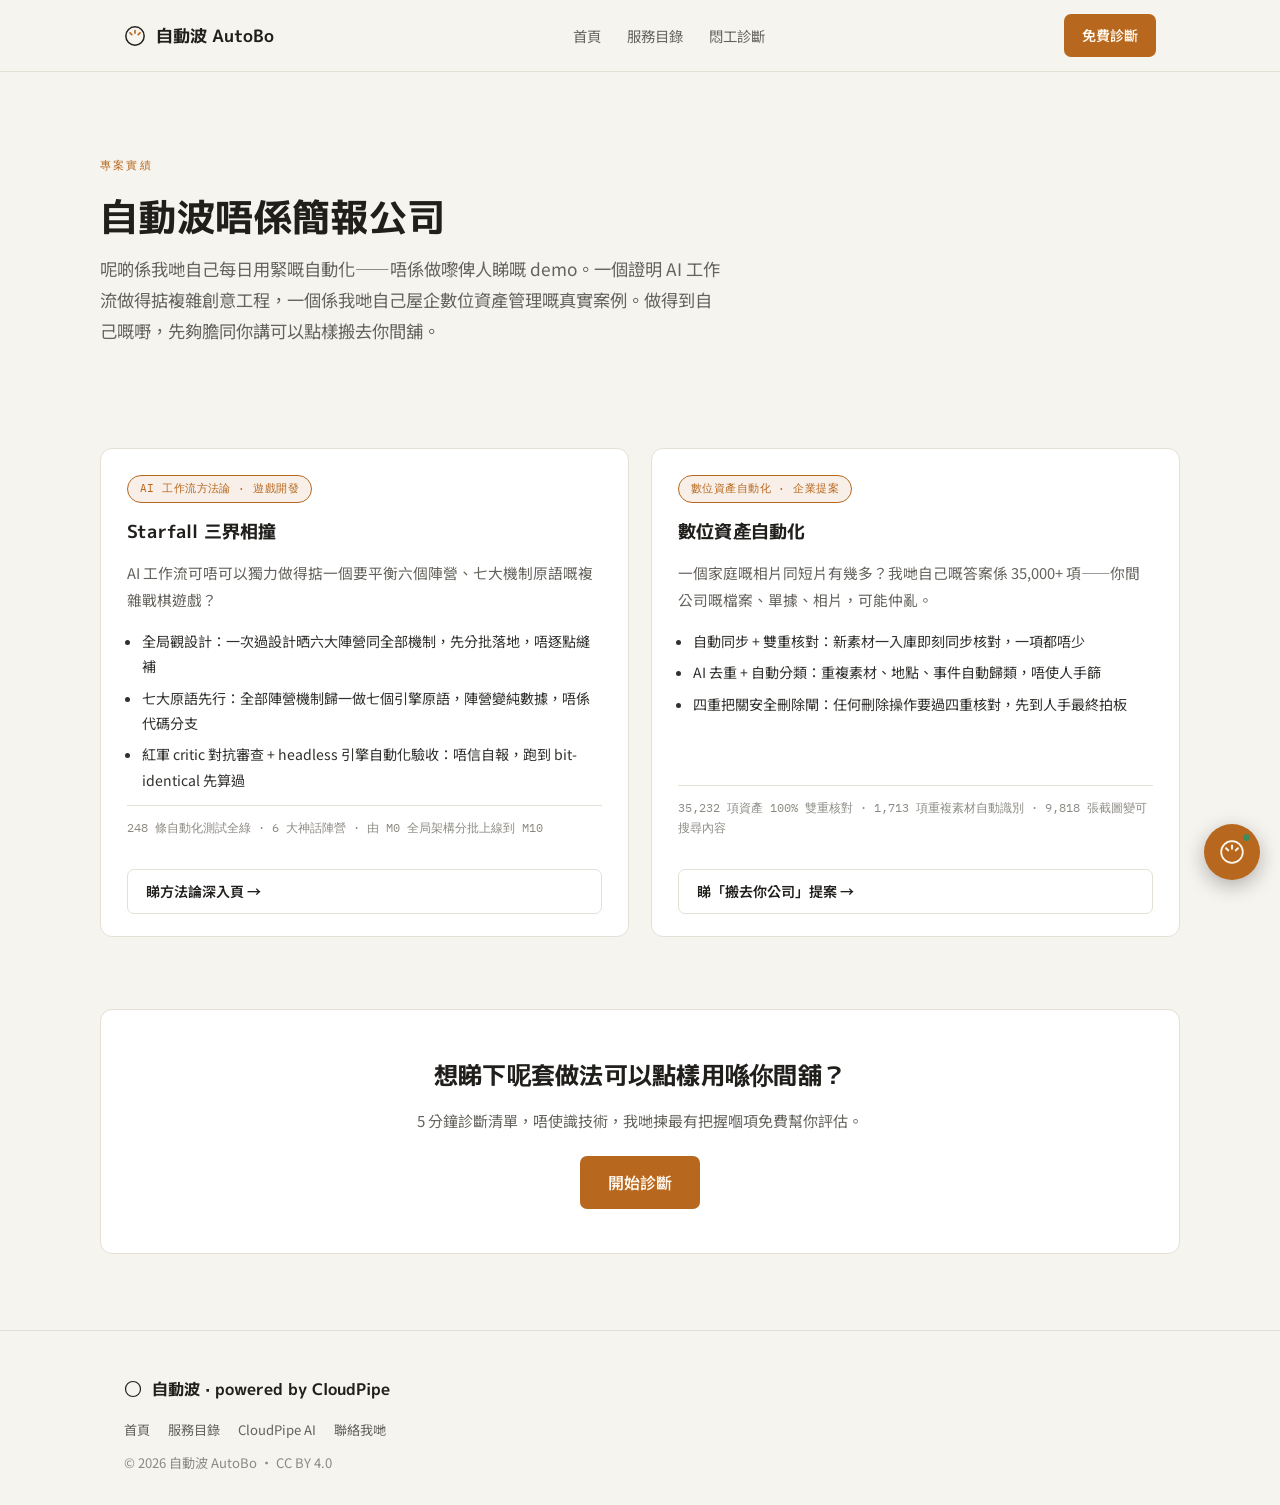
<file: projects.html>
<!DOCTYPE html>
<html lang="zh-Hant">
<head>
<meta charset="UTF-8">
<meta name="viewport" content="width=device-width, initial-scale=1.0">
<link rel="icon" type="image/svg+xml" href="/favicon.svg">
<title>專案實績 — 自動波 AutoBo</title>
<meta name="description" content="自動波唔係簡報公司——呢啲係我哋自己每日用緊嘅自動化。兩個真實項目：Starfall 三界相撞（AI 工作流做複雜遊戲工程嘅方法論）同數位資產自動化（35,000+ 項家庭數位資產嘅真實案例，可以搬去你公司）。">
<meta name="robots" content="index, follow, max-snippet:-1, max-image-preview:large">
<link rel="canonical" href="https://autobo-ai.vercel.app/projects.html">
<link rel="llms-txt" href="/llms.txt">

<!-- AEO: Open Graph -->
<meta property="og:title" content="專案實績 — 自動波 AutoBo">
<meta property="og:description" content="自動波唔係簡報公司——呢啲係我哋自己每日用緊嘅自動化。兩個真實項目：複雜遊戲工程方法論 + 數位資產自動化真實案例。">
<meta property="og:type" content="website">
<meta property="og:url" content="https://autobo-ai.vercel.app/projects.html">
<meta property="og:locale" content="zh_TW">
<meta property="og:site_name" content="自動波 AutoBo">

<!-- AEO: Schema.org CollectionPage + BreadcrumbList -->
<script type="application/ld+json">
{
  "@context": "https://schema.org",
  "@type": "CollectionPage",
  "@id": "https://autobo-ai.vercel.app/projects.html#page",
  "name": "專案實績 — 自動波 AutoBo",
  "url": "https://autobo-ai.vercel.app/projects.html",
  "description": "自動波自己每日用緊嘅 AI 工作流自動化實績：複雜遊戲工程方法論、數位資產自動化提案。",
  "isPartOf": {"@type":"WebSite","name":"自動波 AutoBo","url":"https://autobo-ai.vercel.app"},
  "mainEntity": {
    "@type": "ItemList",
    "itemListElement": [
      {"@type":"ListItem","position":1,"item":{"@type":"CreativeWork","name":"Starfall 三界相撞","url":"https://autobo-ai.vercel.app/projects/starfall.html","description":"深度參考《英雄無敵3》嘅原創回合制戰棋遊戲，全程用 AI 工作流設計、實作、驗收。"}},
      {"@type":"ListItem","position":2,"item":{"@type":"CreativeWork","name":"數位資產自動化","url":"https://autobo-ai.vercel.app/projects/asset-vault.html","description":"35,000+ 項家庭數位資產嘅自動整理系統，可搬去企業嘅檔案/相片/文件自動化提案。"}}
    ]
  }
}
</script>
<script type="application/ld+json">
{
  "@context": "https://schema.org",
  "@type": "BreadcrumbList",
  "itemListElement": [
    {"@type":"ListItem","position":1,"name":"首頁","item":"https://autobo-ai.vercel.app/"},
    {"@type":"ListItem","position":2,"name":"專案實績","item":"https://autobo-ai.vercel.app/projects.html"}
  ]
}
</script>

<link rel="preconnect" href="https://fonts.googleapis.com">
<link rel="preconnect" href="https://fonts.gstatic.com" crossorigin>
<link href="https://fonts.googleapis.com/css2?family=M+PLUS+1p:wght@700;800&family=Noto+Sans+TC:wght@300;400;500;600;700&family=IBM+Plex+Mono:wght@500;600&display=swap" rel="stylesheet">
<link rel="stylesheet" href="/style.css">
</head>
<body>

<nav class="top">
  <div class="wrap">
    <a href="/" class="brand">
      <svg class="dial" viewBox="0 0 24 24" fill="none"><circle cx="12" cy="12" r="10" stroke="currentColor" stroke-width="1.6"/><path d="M12 6v3M17.5 8.5l-2 2M6.5 8.5l2 2" stroke="var(--accent)" stroke-width="1.8" stroke-linecap="round"/></svg>
      自動波 AutoBo
    </a>
    <div class="links">
      <a href="/">首頁</a>
      <a href="/services.html">服務目錄</a>
      <a href="/services.html#diagnostic">悶工診斷</a>
    </div>
    <a class="cta-btn" href="/services.html#diagnostic">免費診斷</a>
  </div>
</nav>

<header class="hero wrap" style="padding-bottom:10px">
  <span class="eyebrow tag rv">專案實績</span>
  <h1 class="rv" style="font-size:clamp(1.7rem,4.2vw,2.4rem)">自動波唔係簡報公司</h1>
  <p class="lede rv">呢啲係我哋自己每日用緊嘅自動化——唔係做嚟俾人睇嘅 demo。一個證明 AI 工作流做得掂複雜創意工程，一個係我哋自己屋企數位資產管理嘅真實案例。做得到自己嘅嘢，先夠膽同你講可以點樣搬去你間舖。</p>
</header>

<section class="wrap tight">
  <div class="proj-grid rv">

    <div class="proj-card">
      <span class="ptag">AI 工作流方法論 · 遊戲開發</span>
      <h3>Starfall 三界相撞</h3>
      <p class="pchallenge">AI 工作流可唔可以獨力做得掂一個要平衡六個陣營、七大機制原語嘅複雜戰棋遊戲？</p>
      <ul class="papproach">
        <li>全局觀設計：一次過設計晒六大陣營同全部機制，先分批落地，唔逐點縫補</li>
        <li>七大原語先行：全部陣營機制歸一做七個引擎原語，陣營變純數據，唔係代碼分支</li>
        <li>紅軍 critic 對抗審查 + headless 引擎自動化驗收：唔信自報，跑到 bit-identical 先算過</li>
      </ul>
      <p class="presult">248 條自動化測試全綠 · 6 大神話陣營 · 由 M0 全局架構分批上線到 M10</p>
      <a class="cta-ghost plink" href="/projects/starfall.html">睇方法論深入頁 →</a>
    </div>

    <div class="proj-card">
      <span class="ptag">數位資產自動化 · 企業提案</span>
      <h3>數位資產自動化</h3>
      <p class="pchallenge">一個家庭嘅相片同短片有幾多？我哋自己嘅答案係 35,000+ 項——你間公司嘅檔案、單據、相片，可能仲亂。</p>
      <ul class="papproach">
        <li>自動同步 + 雙重核對：新素材一入庫即刻同步核對，一項都唔少</li>
        <li>AI 去重 + 自動分類：重複素材、地點、事件自動歸類，唔使人手篩</li>
        <li>四重把關安全刪除閘：任何刪除操作要過四重核對，先到人手最終拍板</li>
      </ul>
      <p class="presult">35,232 項資產 100% 雙重核對 · 1,713 項重複素材自動識別 · 9,818 張截圖變可搜尋內容</p>
      <a class="cta-ghost plink" href="/projects/asset-vault.html">睇「搬去你公司」提案 →</a>
    </div>

  </div>
</section>

<section class="wrap tight">
  <div class="card rv" style="text-align:center;padding:44px 24px">
    <h2 style="font-size:1.5rem;margin-bottom:10px">想睇下呢套做法可以點樣用喺你間舖？</h2>
    <p style="color:var(--muted);margin-bottom:22px">5 分鐘診斷清單，唔使識技術，我哋揀最有把握嗰項免費幫你評估。</p>
    <a class="cta-btn" href="/services.html#diagnostic" style="padding:12px 28px;font-size:1rem">開始診斷</a>
  </div>
</section>

<footer>
  <div class="wrap">
    <div class="fbrand">
      <svg class="dial" viewBox="0 0 24 24" fill="none"><circle cx="12" cy="12" r="10" stroke="currentColor" stroke-width="1.6"/></svg>
      自動波 · powered by CloudPipe
    </div>
    <div class="flinks">
      <a href="/">首頁</a>
      <a href="/services.html">服務目錄</a>
      <a href="https://cloudpipe-landing.vercel.app">CloudPipe AI</a>
      <a href="mailto:inariglobal@gmail.com">聯絡我哋</a>
    </div>
    <p>© 2026 自動波 AutoBo · CC BY 4.0</p>
  </div>
</footer>

<!-- concierge chat widget (Messenger-style; identical bundle to index.html; auto-open self-gates to home+desktop, so this inner page shows launcher-only) -->
<button class="cc-launch" id="ccLaunch" aria-label="同自動波傾偈" hidden>
  <span class="cc-dot"></span>
  <svg viewBox="0 0 24 24" fill="none" aria-hidden="true"><circle cx="12" cy="12" r="10" stroke="currentColor" stroke-width="1.6"/><path d="M12 6v3M17.5 8.5l-2 2M6.5 8.5l2 2" stroke="currentColor" stroke-width="1.8" stroke-linecap="round"/></svg>
</button>
<aside class="cc-panel" id="ccPanel" role="dialog" aria-label="自動波 concierge" hidden>
  <div class="cc-head">
    <span class="cc-ava"><svg viewBox="0 0 24 24" fill="none" aria-hidden="true"><circle cx="12" cy="12" r="10" stroke="currentColor" stroke-width="1.6"/><path d="M12 6v3M17.5 8.5l-2 2M6.5 8.5l2 2" stroke="currentColor" stroke-width="1.8" stroke-linecap="round"/></svg></span>
    <div class="cc-id">
      <div class="cc-name">自動波</div>
      <div class="cc-status">通常幾分鐘內回覆</div>
    </div>
    <button class="cc-x" id="ccClose" aria-label="收埋">✕</button>
  </div>
  <div class="cc-body" id="ccBody">
    <div class="cc-msg cc-bot">Hi，我係自動波 👋 想擺脫邊樣悶工？揀一個，我話你知點自動走。</div>
  </div>
  <div class="cc-chips" id="ccChips">
    <button class="cc-chip" type="button" data-topic="enquiry">客戶查詢自動覆</button>
    <button class="cc-chip" type="button" data-topic="quote">報價單生成</button>
    <button class="cc-chip" type="button" data-topic="books">對數記帳</button>
    <button class="cc-chip" type="button" data-topic="social">社群排程</button>
  </div>
  <div class="cc-foot">
    <a class="cta-btn" href="/services.html#diagnostic">5 分鐘悶工診斷</a>
  </div>
</aside>
<script>
(function(){
  var launch=document.getElementById('ccLaunch'),
      panel=document.getElementById('ccPanel'),
      closeBtn=document.getElementById('ccClose'),
      body=document.getElementById('ccBody'),
      chips=document.getElementById('ccChips');
  if(!launch||!panel||!body||!chips) return;
  var reduce=matchMedia('(prefers-reduced-motion: reduce)').matches;
  var replies={
    enquiry:'客戶查詢自動覆 👍 常見問題 AI 即刻答；超出範圍或者唔肯定嘅，會即刻轉返俾你人手——唔會靠估亂噏。',
    quote:'報價單生成 ✅ 客戶講完需求，AI 幫你草擬報價單，你過目改一改就發得——慳返打字同計數。',
    books:'對數記帳 🧾 收支自動歸類對數，對唔上嘅數會標返出嚟等你核，唔會靜默過數。',
    social:'社群排程 📅 一次過排好成星期嘅貼文，中英葡三語都得，到時自動出。'
  };
  function open(focusIn){panel.hidden=false;launch.hidden=true;if(focusIn){try{closeBtn.focus();}catch(e){}}}
  function shut(){var inside=panel.contains(document.activeElement);panel.hidden=true;launch.hidden=false;if(inside){try{launch.focus();}catch(e){}}}
  function add(cls,txt){var m=document.createElement('div');m.className='cc-msg '+cls;m.textContent=txt;body.appendChild(m);body.scrollTop=body.scrollHeight;}
  launch.addEventListener('click',function(){open(true);});
  closeBtn.addEventListener('click',shut);
  document.addEventListener('keydown',function(e){if((e.key==='Escape'||e.key==='Esc')&&!panel.hidden){shut();}});
  var seen={};
  chips.addEventListener('click',function(e){
    var b=e.target.closest('.cc-chip'); if(!b) return;
    if(seen[b.dataset.topic]) return; // one answer per topic — bounds #ccBody growth
    seen[b.dataset.topic]=1;
    add('cc-user', b.textContent);
    add('cc-bot', replies[b.dataset.topic] || '呢類悶工自動波都做得，我哋落地砌到啱用先交貨。');
    add('cc-bot','想睇你間舖啱唔啱？撳下面免費診斷 👇');
  });
  launch.hidden=false; // reveal only after JS wires up (progressive enhancement)
})();
</script>
<script src="https://cdnjs.cloudflare.com/ajax/libs/gsap/3.12.5/gsap.min.js"></script>
<script>
document.querySelectorAll('.rv').forEach(function(el){el.classList.add('in')});
if(typeof gsap !== 'undefined' && !matchMedia('(prefers-reduced-motion: reduce)').matches){
  gsap.utils.toArray('.proj-card').forEach(function(el,i){
    gsap.from(el,{opacity:0,y:16,duration:.5,delay:(i%4)*.08,ease:'power2.out'});
  });
}
</script>
</body>
</html>
</file>
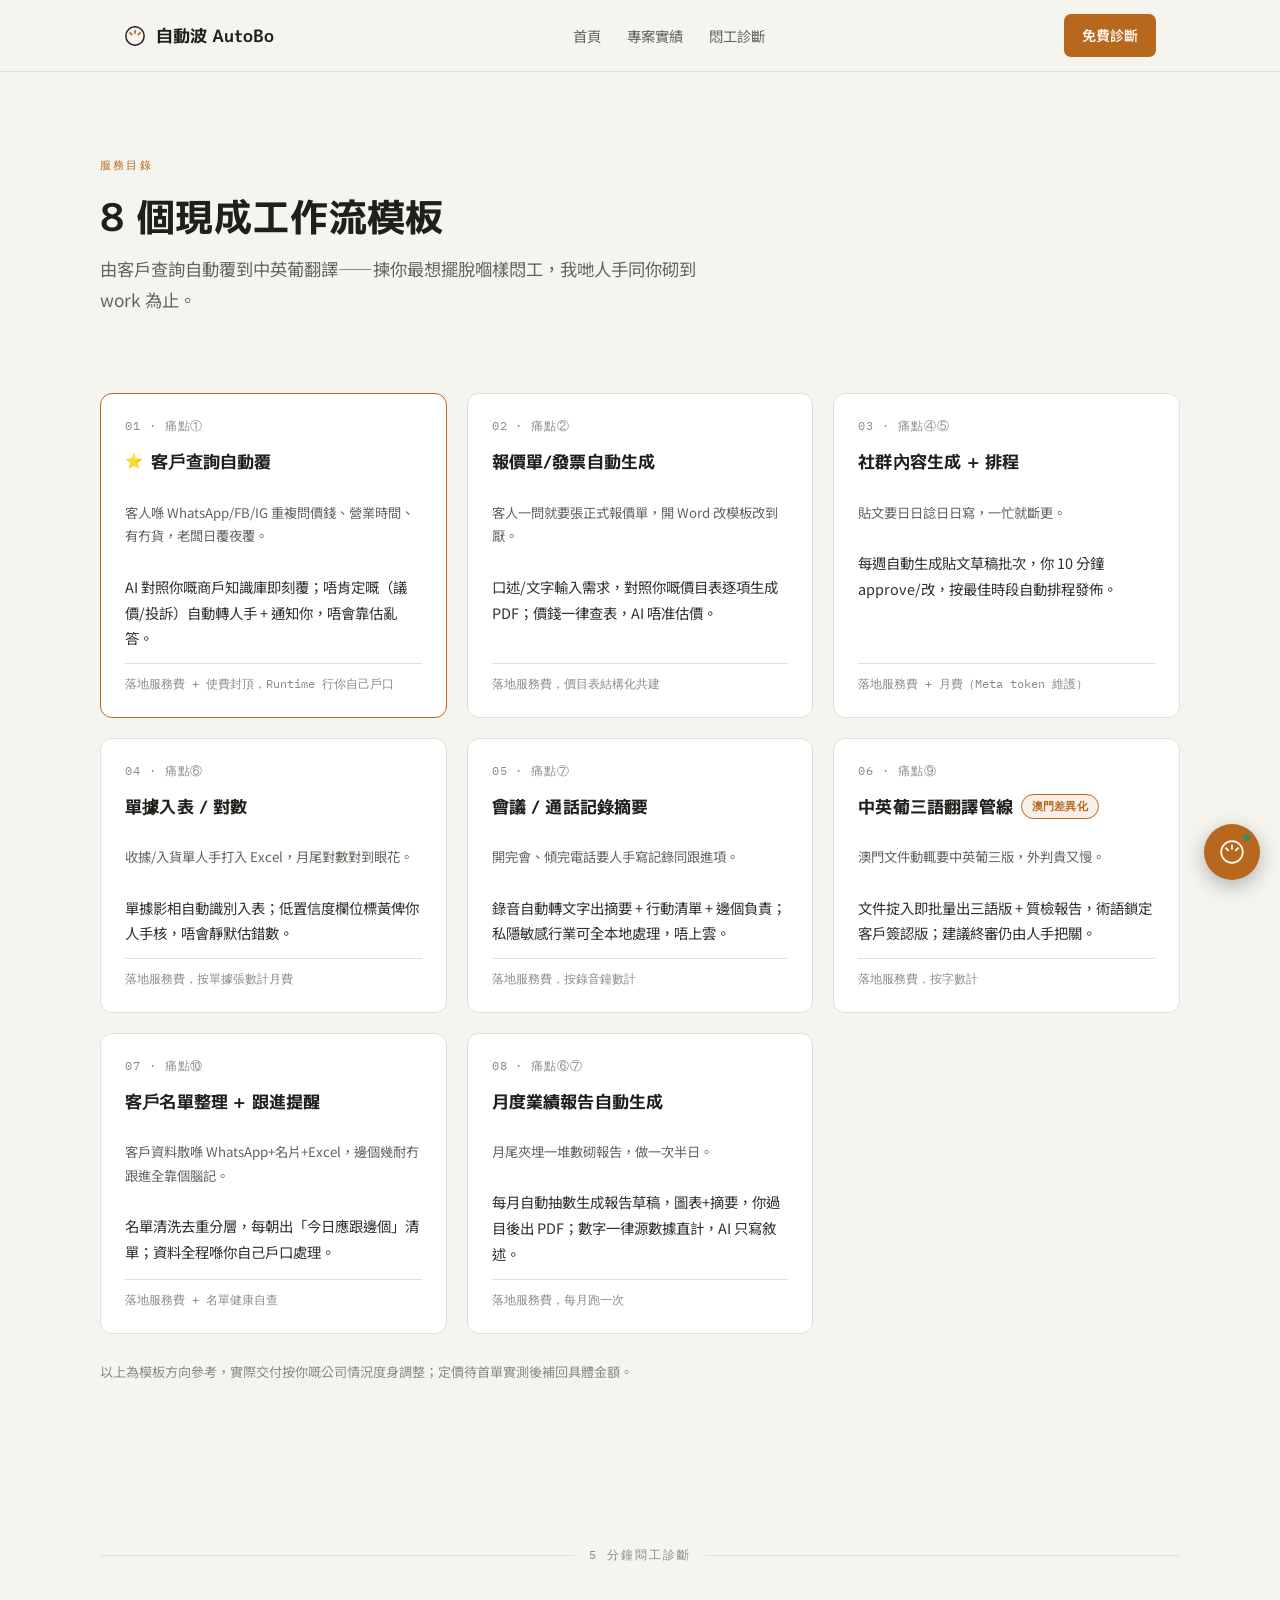
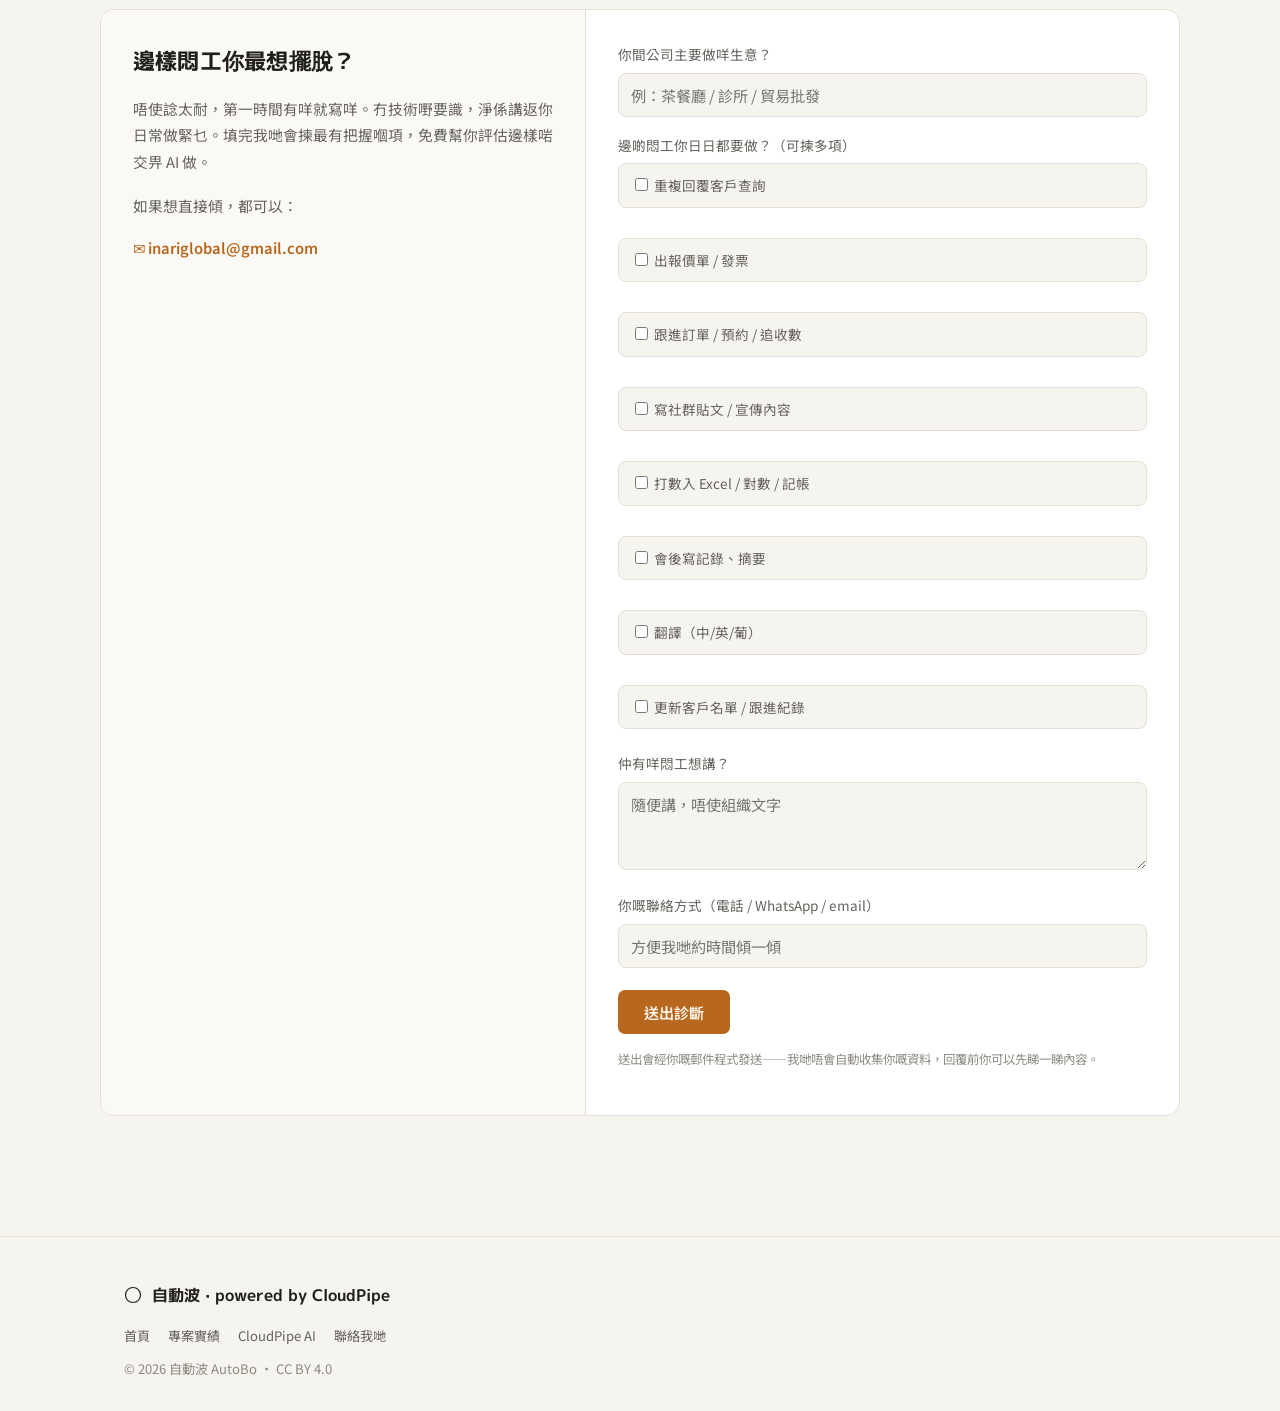
<file: services.html>
<!DOCTYPE html>
<html lang="zh-Hant">
<head>
<meta charset="UTF-8">
<meta name="viewport" content="width=device-width, initial-scale=1.0">
<link rel="icon" type="image/svg+xml" href="/favicon.svg">
<title>服務目錄 + 悶工診斷 — 自動波 AutoBo</title>
<meta name="description" content="自動波 8 大工作流模板：客戶查詢自動覆、報價單生成、社群排程、對數記帳、會議摘要、中英葡翻譯、客戶跟進、月度報告。填 5 分鐘悶工診斷，我哋免費幫你評估邊樣啱做。">
<meta name="robots" content="index, follow, max-snippet:-1, max-image-preview:large">
<link rel="canonical" href="https://autobo-ai.vercel.app/services.html">
<link rel="llms-txt" href="/llms.txt">

<!-- AEO: Open Graph -->
<meta property="og:title" content="服務目錄 + 悶工診斷 — 自動波 AutoBo">
<meta property="og:description" content="自動波 8 大 AI 工作流自動化模板：客戶查詢自動覆、報價單生成、社群排程、對數記帳、會議摘要、中英葡翻譯、客戶跟進、月度報告。">
<meta property="og:type" content="website">
<meta property="og:url" content="https://autobo-ai.vercel.app/services.html">
<meta property="og:locale" content="zh_TW">
<meta property="og:site_name" content="自動波 AutoBo">

<!-- AEO: Schema.org Service + OfferCatalog -->
<script type="application/ld+json">
{
  "@context": "https://schema.org",
  "@type": "Organization",
  "@id": "https://autobo-ai.vercel.app/#org",
  "name": "自動波 AutoBo",
  "url": "https://autobo-ai.vercel.app",
  "description": "為澳門中小企提供 AI 工作流自動化 concierge 服務——人手落地，AI 唔肯定就轉人手。",
  "areaServed": {"@type":"AdministrativeArea","name":"澳門"},
  "availableLanguage": ["zh-Hant","en","pt"],
  "memberOf": {"@type":"Organization","name":"CloudPipe AI","url":"https://cloudpipe-landing.vercel.app"},
  "hasOfferCatalog": {
    "@type": "OfferCatalog",
    "name": "8 大工作流模板",
    "itemListElement": [
      {"@type":"Offer","itemOffered":{"@type":"Service","name":"客戶查詢自動覆","description":"AI 對照商戶知識庫即刻覆常見查詢，唔肯定自動轉人手，唔靠估亂答。"}},
      {"@type":"Offer","itemOffered":{"@type":"Service","name":"報價單／發票自動生成","description":"對照價目表逐項生成報價單／發票 PDF，價錢一律查表，AI 唔准估價。"}},
      {"@type":"Offer","itemOffered":{"@type":"Service","name":"社群內容生成 + 排程","description":"每週自動生成貼文草稿，approve 後按最佳時段自動排程發佈。"}},
      {"@type":"Offer","itemOffered":{"@type":"Service","name":"單據入表／對數","description":"單據影相自動識別入表，低置信度欄位標黃俾人手核，唔靜默估錯數。"}},
      {"@type":"Offer","itemOffered":{"@type":"Service","name":"會議／通話記錄摘要","description":"錄音自動轉文字出摘要 + 行動清單，私隱敏感行業可全本地處理。"}},
      {"@type":"Offer","itemOffered":{"@type":"Service","name":"中英葡三語翻譯管線","description":"文件批量出中英葡三語版 + 質檢報告，術語鎖定客戶簽認版，終審人手把關。"}},
      {"@type":"Offer","itemOffered":{"@type":"Service","name":"客戶名單整理 + 跟進提醒","description":"名單清洗去重分層，每朝出應跟進清單，資料喺客戶自己戶口處理。"}},
      {"@type":"Offer","itemOffered":{"@type":"Service","name":"月度業績報告自動生成","description":"每月自動抽數生成報告草稿，圖表 + 摘要，數字源數據直計。"}}
    ]
  }
}
</script>
<script type="application/ld+json">
{
  "@context": "https://schema.org",
  "@type": "BreadcrumbList",
  "itemListElement": [
    {"@type":"ListItem","position":1,"name":"首頁","item":"https://autobo-ai.vercel.app/"},
    {"@type":"ListItem","position":2,"name":"服務目錄","item":"https://autobo-ai.vercel.app/services.html"}
  ]
}
</script>

<link rel="preconnect" href="https://fonts.googleapis.com">
<link rel="preconnect" href="https://fonts.gstatic.com" crossorigin>
<link href="https://fonts.googleapis.com/css2?family=M+PLUS+1p:wght@700;800&family=Noto+Sans+TC:wght@300;400;500;600;700&family=IBM+Plex+Mono:wght@500;600&display=swap" rel="stylesheet">
<link rel="stylesheet" href="/style.css">
<style>
  .tpl-grid{display:grid;grid-template-columns:repeat(auto-fit,minmax(300px,1fr));gap:20px;margin-top:26px}
  .tpl{background:var(--panel);border:1px solid var(--line);border-radius:12px;padding:22px 24px;display:flex;flex-direction:column;gap:10px}
  .tpl.flag{border-color:var(--accent)}
  .tpl .no{font-family:var(--mono);font-size:.72rem;color:var(--muted-2);letter-spacing:.08em}
  .tpl h3{font-size:1.05rem;display:flex;align-items:center;gap:8px}
  .tpl .star{color:var(--accent);font-size:.85em}
  .tpl .pain{font-size:.83rem;color:var(--muted)}
  .tpl .how{font-size:.9rem;color:var(--ink);opacity:.92;margin:2px 0}
  .tpl .tier{margin-top:auto;padding-top:10px;border-top:1px solid var(--line);font-family:var(--mono);font-size:.72rem;color:var(--muted-2)}
  .tag-diff{background:var(--accent-soft);color:var(--accent);border:1px solid var(--accent);border-radius:999px;padding:2px 10px;font-family:var(--mono);font-size:.66rem}

  #diagnostic{padding:56px 0 80px}
  .diag-shell{display:grid;grid-template-columns:1fr;gap:0;background:var(--panel);border:1px solid var(--line);border-radius:14px;overflow:hidden}
  @media(min-width:820px){.diag-shell{grid-template-columns:.9fr 1.1fr}}
  .diag-side{padding:32px;background:var(--panel-2);border-bottom:1px solid var(--line)}
  @media(min-width:820px){.diag-side{border-bottom:none;border-right:1px solid var(--line)}}
  .diag-side h2{font-size:1.35rem;margin-bottom:10px}
  .diag-side p{color:var(--muted);font-size:.92rem}
  .diag-form{padding:32px}
  .diag-form label{display:block;font-size:.85rem;color:var(--muted);margin:16px 0 6px}
  .diag-form label:first-child{margin-top:0}
  .diag-form input[type=text],.diag-form input[type=email],.diag-form textarea{
    width:100%;background:var(--bg);border:1px solid var(--line);border-radius:8px;color:var(--ink);
    padding:10px 12px;font-family:var(--body);font-size:.95rem;
  }
  .diag-form textarea{min-height:88px;resize:vertical}
  .pain-list{display:flex;flex-direction:column;gap:8px;margin-top:6px}
  .pain-item{display:flex;align-items:center;gap:10px;font-size:.9rem;background:var(--bg);border:1px solid var(--line);border-radius:8px;padding:9px 12px}
  .pain-item input{accent-color:var(--accent)}
  .diag-submit{margin-top:22px}
  .diag-note{font-size:.78rem;color:var(--muted-2);margin-top:14px}
</style>
</head>
<body>

<nav class="top">
  <div class="wrap">
    <a href="/" class="brand">
      <svg class="dial" viewBox="0 0 24 24" fill="none"><circle cx="12" cy="12" r="10" stroke="currentColor" stroke-width="1.6"/><path d="M12 6v3M17.5 8.5l-2 2M6.5 8.5l2 2" stroke="var(--accent)" stroke-width="1.8" stroke-linecap="round"/></svg>
      自動波 AutoBo
    </a>
    <div class="links">
      <a href="/">首頁</a>
      <a href="/projects.html">專案實績</a>
      <a href="#diagnostic">悶工診斷</a>
    </div>
    <a class="cta-btn" href="#diagnostic">免費診斷</a>
  </div>
</nav>

<header class="hero wrap" style="padding-bottom:10px">
  <span class="eyebrow tag rv">服務目錄</span>
  <h1 class="rv" style="font-size:clamp(1.7rem,4.2vw,2.4rem)">8 個現成工作流模板</h1>
  <p class="lede rv" style="margin-bottom:6px">由客戶查詢自動覆到中英葡翻譯——揀你最想擺脫嗰樣悶工，我哋人手同你砌到 work 為止。</p>
</header>

<section class="wrap tight">
  <div class="tpl-grid rv">

    <div class="tpl flag">
      <span class="no">01 · 痛點①</span>
      <h3><span class="star">⭐</span> 客戶查詢自動覆</h3>
      <p class="pain">客人喺 WhatsApp/FB/IG 重複問價錢、營業時間、有冇貨，老闆日覆夜覆。</p>
      <p class="how">AI 對照你嘅商戶知識庫即刻覆；唔肯定嘅（議價/投訴）自動轉人手 + 通知你，唔會靠估亂答。</p>
      <div class="tier">落地服務費 + 使費封頂，Runtime 行你自己戶口</div>
    </div>

    <div class="tpl">
      <span class="no">02 · 痛點②</span>
      <h3>報價單/發票自動生成</h3>
      <p class="pain">客人一問就要張正式報價單，開 Word 改模板改到厭。</p>
      <p class="how">口述/文字輸入需求，對照你嘅價目表逐項生成 PDF；價錢一律查表，AI 唔准估價。</p>
      <div class="tier">落地服務費，價目表結構化共建</div>
    </div>

    <div class="tpl">
      <span class="no">03 · 痛點④⑤</span>
      <h3>社群內容生成 + 排程</h3>
      <p class="pain">貼文要日日諗日日寫，一忙就斷更。</p>
      <p class="how">每週自動生成貼文草稿批次，你 10 分鐘 approve/改，按最佳時段自動排程發佈。</p>
      <div class="tier">落地服務費 + 月費（Meta token 維護）</div>
    </div>

    <div class="tpl">
      <span class="no">04 · 痛點⑥</span>
      <h3>單據入表 / 對數</h3>
      <p class="pain">收據/入貨單人手打入 Excel，月尾對數對到眼花。</p>
      <p class="how">單據影相自動識別入表；低置信度欄位標黃俾你人手核，唔會靜默估錯數。</p>
      <div class="tier">落地服務費，按單據張數計月費</div>
    </div>

    <div class="tpl">
      <span class="no">05 · 痛點⑦</span>
      <h3>會議 / 通話記錄摘要</h3>
      <p class="pain">開完會、傾完電話要人手寫記錄同跟進項。</p>
      <p class="how">錄音自動轉文字出摘要 + 行動清單 + 邊個負責；私隱敏感行業可全本地處理，唔上雲。</p>
      <div class="tier">落地服務費，按錄音鐘數計</div>
    </div>

    <div class="tpl">
      <span class="no">06 · 痛點⑨</span>
      <h3>中英葡三語翻譯管線 <span class="tag-diff">澳門差異化</span></h3>
      <p class="pain">澳門文件動輒要中英葡三版，外判貴又慢。</p>
      <p class="how">文件掟入即批量出三語版 + 質檢報告，術語鎖定客戶簽認版；建議終審仍由人手把關。</p>
      <div class="tier">落地服務費，按字數計</div>
    </div>

    <div class="tpl">
      <span class="no">07 · 痛點⑩</span>
      <h3>客戶名單整理 + 跟進提醒</h3>
      <p class="pain">客戶資料散喺 WhatsApp+名片+Excel，邊個幾耐冇跟進全靠個腦記。</p>
      <p class="how">名單清洗去重分層，每朝出「今日應跟邊個」清單；資料全程喺你自己戶口處理。</p>
      <div class="tier">落地服務費 + 名單健康自查</div>
    </div>

    <div class="tpl">
      <span class="no">08 · 痛點⑥⑦</span>
      <h3>月度業績報告自動生成</h3>
      <p class="pain">月尾夾埋一堆數砌報告，做一次半日。</p>
      <p class="how">每月自動抽數生成報告草稿，圖表+摘要，你過目後出 PDF；數字一律源數據直計，AI 只寫敘述。</p>
      <div class="tier">落地服務費，每月跑一次</div>
    </div>

  </div>
  <p style="color:var(--muted-2);font-size:.82rem;margin-top:26px">以上為模板方向參考，實際交付按你嘅公司情況度身調整；定價待首單實測後補回具體金額。</p>
</section>

<section id="diagnostic" class="wrap">
  <div class="dial-divider rv"><span>5 分鐘悶工診斷</span></div>
  <div class="diag-shell rv">
    <div class="diag-side">
      <h2>邊樣悶工你最想擺脫？</h2>
      <p>唔使諗太耐，第一時間有咩就寫咩。冇技術嘢要識，淨係講返你日常做緊乜。填完我哋會揀最有把握嗰項，免費幫你評估邊樣啱交畀 AI 做。</p>
      <p style="margin-top:18px">如果想直接傾，都可以：</p>
      <p><a href="mailto:inariglobal@gmail.com?subject=自動波%20免費診斷" style="color:var(--accent);font-weight:600;text-decoration:none">✉️ inariglobal@gmail.com</a></p>
    </div>
    <form class="diag-form" id="diagForm">
      <label for="company">你間公司主要做咩生意？</label>
      <input type="text" id="company" name="company" placeholder="例：茶餐廳 / 診所 / 貿易批發">

      <label>邊啲悶工你日日都要做？（可揀多項）</label>
      <div class="pain-list">
        <label class="pain-item"><input type="checkbox" name="pain" value="重複回覆客戶查詢"> 重複回覆客戶查詢</label>
        <label class="pain-item"><input type="checkbox" name="pain" value="出報價單/發票"> 出報價單 / 發票</label>
        <label class="pain-item"><input type="checkbox" name="pain" value="跟進訂單/追數"> 跟進訂單 / 預約 / 追收數</label>
        <label class="pain-item"><input type="checkbox" name="pain" value="寫社群貼文"> 寫社群貼文 / 宣傳內容</label>
        <label class="pain-item"><input type="checkbox" name="pain" value="打數對數記帳"> 打數入 Excel / 對數 / 記帳</label>
        <label class="pain-item"><input type="checkbox" name="pain" value="會議記錄摘要"> 會後寫記錄、摘要</label>
        <label class="pain-item"><input type="checkbox" name="pain" value="翻譯"> 翻譯（中/英/葡）</label>
        <label class="pain-item"><input type="checkbox" name="pain" value="客戶名單跟進"> 更新客戶名單 / 跟進紀錄</label>
      </div>

      <label for="notes">仲有咩悶工想講？</label>
      <textarea id="notes" name="notes" placeholder="隨便講，唔使組織文字"></textarea>

      <label for="contact">你嘅聯絡方式（電話 / WhatsApp / email）</label>
      <input type="text" id="contact" name="contact" placeholder="方便我哋約時間傾一傾">

      <div class="diag-submit">
        <button type="submit" class="cta-btn" style="border:none;cursor:pointer;font-size:.95rem;padding:11px 26px">送出診斷</button>
      </div>
      <p class="diag-note">送出會經你嘅郵件程式發送——我哋唔會自動收集你嘅資料，回覆前你可以先睇一睇內容。</p>
    </form>
  </div>
</section>

<footer>
  <div class="wrap">
    <div class="fbrand">
      <svg class="dial" viewBox="0 0 24 24" fill="none"><circle cx="12" cy="12" r="10" stroke="currentColor" stroke-width="1.6"/></svg>
      自動波 · powered by CloudPipe
    </div>
    <div class="flinks">
      <a href="/">首頁</a>
      <a href="/projects.html">專案實績</a>
      <a href="https://cloudpipe-landing.vercel.app">CloudPipe AI</a>
      <a href="mailto:inariglobal@gmail.com">聯絡我哋</a>
    </div>
    <p>© 2026 自動波 AutoBo · CC BY 4.0</p>
  </div>
</footer>

<!-- concierge chat widget (Messenger-style; identical bundle to index.html; auto-open self-gates to home+desktop, so this inner page shows launcher-only) -->
<button class="cc-launch" id="ccLaunch" aria-label="同自動波傾偈" hidden>
  <span class="cc-dot"></span>
  <svg viewBox="0 0 24 24" fill="none" aria-hidden="true"><circle cx="12" cy="12" r="10" stroke="currentColor" stroke-width="1.6"/><path d="M12 6v3M17.5 8.5l-2 2M6.5 8.5l2 2" stroke="currentColor" stroke-width="1.8" stroke-linecap="round"/></svg>
</button>
<aside class="cc-panel" id="ccPanel" role="dialog" aria-label="自動波 concierge" hidden>
  <div class="cc-head">
    <span class="cc-ava"><svg viewBox="0 0 24 24" fill="none" aria-hidden="true"><circle cx="12" cy="12" r="10" stroke="currentColor" stroke-width="1.6"/><path d="M12 6v3M17.5 8.5l-2 2M6.5 8.5l2 2" stroke="currentColor" stroke-width="1.8" stroke-linecap="round"/></svg></span>
    <div class="cc-id">
      <div class="cc-name">自動波</div>
      <div class="cc-status">通常幾分鐘內回覆</div>
    </div>
    <button class="cc-x" id="ccClose" aria-label="收埋">✕</button>
  </div>
  <div class="cc-body" id="ccBody">
    <div class="cc-msg cc-bot">Hi，我係自動波 👋 想擺脫邊樣悶工？揀一個，我話你知點自動走。</div>
  </div>
  <div class="cc-chips" id="ccChips">
    <button class="cc-chip" type="button" data-topic="enquiry">客戶查詢自動覆</button>
    <button class="cc-chip" type="button" data-topic="quote">報價單生成</button>
    <button class="cc-chip" type="button" data-topic="books">對數記帳</button>
    <button class="cc-chip" type="button" data-topic="social">社群排程</button>
  </div>
  <div class="cc-foot">
    <a class="cta-btn" href="/services.html#diagnostic">5 分鐘悶工診斷</a>
  </div>
</aside>
<script>
(function(){
  var launch=document.getElementById('ccLaunch'),
      panel=document.getElementById('ccPanel'),
      closeBtn=document.getElementById('ccClose'),
      body=document.getElementById('ccBody'),
      chips=document.getElementById('ccChips');
  if(!launch||!panel||!body||!chips) return;
  var reduce=matchMedia('(prefers-reduced-motion: reduce)').matches;
  var replies={
    enquiry:'客戶查詢自動覆 👍 常見問題 AI 即刻答；超出範圍或者唔肯定嘅，會即刻轉返俾你人手——唔會靠估亂噏。',
    quote:'報價單生成 ✅ 客戶講完需求，AI 幫你草擬報價單，你過目改一改就發得——慳返打字同計數。',
    books:'對數記帳 🧾 收支自動歸類對數，對唔上嘅數會標返出嚟等你核，唔會靜默過數。',
    social:'社群排程 📅 一次過排好成星期嘅貼文，中英葡三語都得，到時自動出。'
  };
  function open(focusIn){panel.hidden=false;launch.hidden=true;if(focusIn){try{closeBtn.focus();}catch(e){}}}
  function shut(){var inside=panel.contains(document.activeElement);panel.hidden=true;launch.hidden=false;if(inside){try{launch.focus();}catch(e){}}}
  function add(cls,txt){var m=document.createElement('div');m.className='cc-msg '+cls;m.textContent=txt;body.appendChild(m);body.scrollTop=body.scrollHeight;}
  launch.addEventListener('click',function(){open(true);});
  closeBtn.addEventListener('click',shut);
  document.addEventListener('keydown',function(e){if((e.key==='Escape'||e.key==='Esc')&&!panel.hidden){shut();}});
  var seen={};
  chips.addEventListener('click',function(e){
    var b=e.target.closest('.cc-chip'); if(!b) return;
    if(seen[b.dataset.topic]) return; // one answer per topic — bounds #ccBody growth
    seen[b.dataset.topic]=1;
    add('cc-user', b.textContent);
    add('cc-bot', replies[b.dataset.topic] || '呢類悶工自動波都做得，我哋落地砌到啱用先交貨。');
    add('cc-bot','想睇你間舖啱唔啱？撳下面免費診斷 👇');
  });
  launch.hidden=false; // reveal only after JS wires up (progressive enhancement)
  try{
    var home=/^\/(index\.html)?$/.test(location.pathname);
    if(home && innerWidth>=768 && !sessionStorage.getItem('cc_seen')){
      sessionStorage.setItem('cc_seen','1');
      setTimeout(function(){open(false);}, reduce?0:1400);
    }
  }catch(e){}
})();
</script>
<script src="https://cdnjs.cloudflare.com/ajax/libs/gsap/3.12.5/gsap.min.js"></script>
<script>
document.querySelectorAll('.rv').forEach(function(el){el.classList.add('in')});
if(typeof gsap !== 'undefined' && !matchMedia('(prefers-reduced-motion: reduce)').matches){
  gsap.utils.toArray('.tpl').forEach(function(el,i){
    gsap.from(el,{opacity:0,y:16,duration:.5,delay:(i%4)*.06,ease:'power2.out'});
  });
}

/* TODO: 換返 Tally embed（開咗戶口之後）。而家用 mailto 保證零虛構第三方整合、即刻可用。 */
document.getElementById('diagForm').addEventListener('submit', function(e){
  e.preventDefault();
  var company = document.getElementById('company').value || '（未填）';
  var contact = document.getElementById('contact').value || '（未填）';
  var notes = document.getElementById('notes').value || '（未填）';
  var pains = Array.from(document.querySelectorAll('input[name="pain"]:checked')).map(function(c){return c.value}).join('、') || '（未揀）';
  var body = '公司/生意：'+company+'\n悶工：'+pains+'\n其他悶工：'+notes+'\n聯絡方式：'+contact;
  var mailto = 'mailto:inariglobal@gmail.com?subject='+encodeURIComponent('自動波 悶工診斷 — '+company)+'&body='+encodeURIComponent(body);
  window.location.href = mailto;
});
</script>
</body>
</html>
</file>
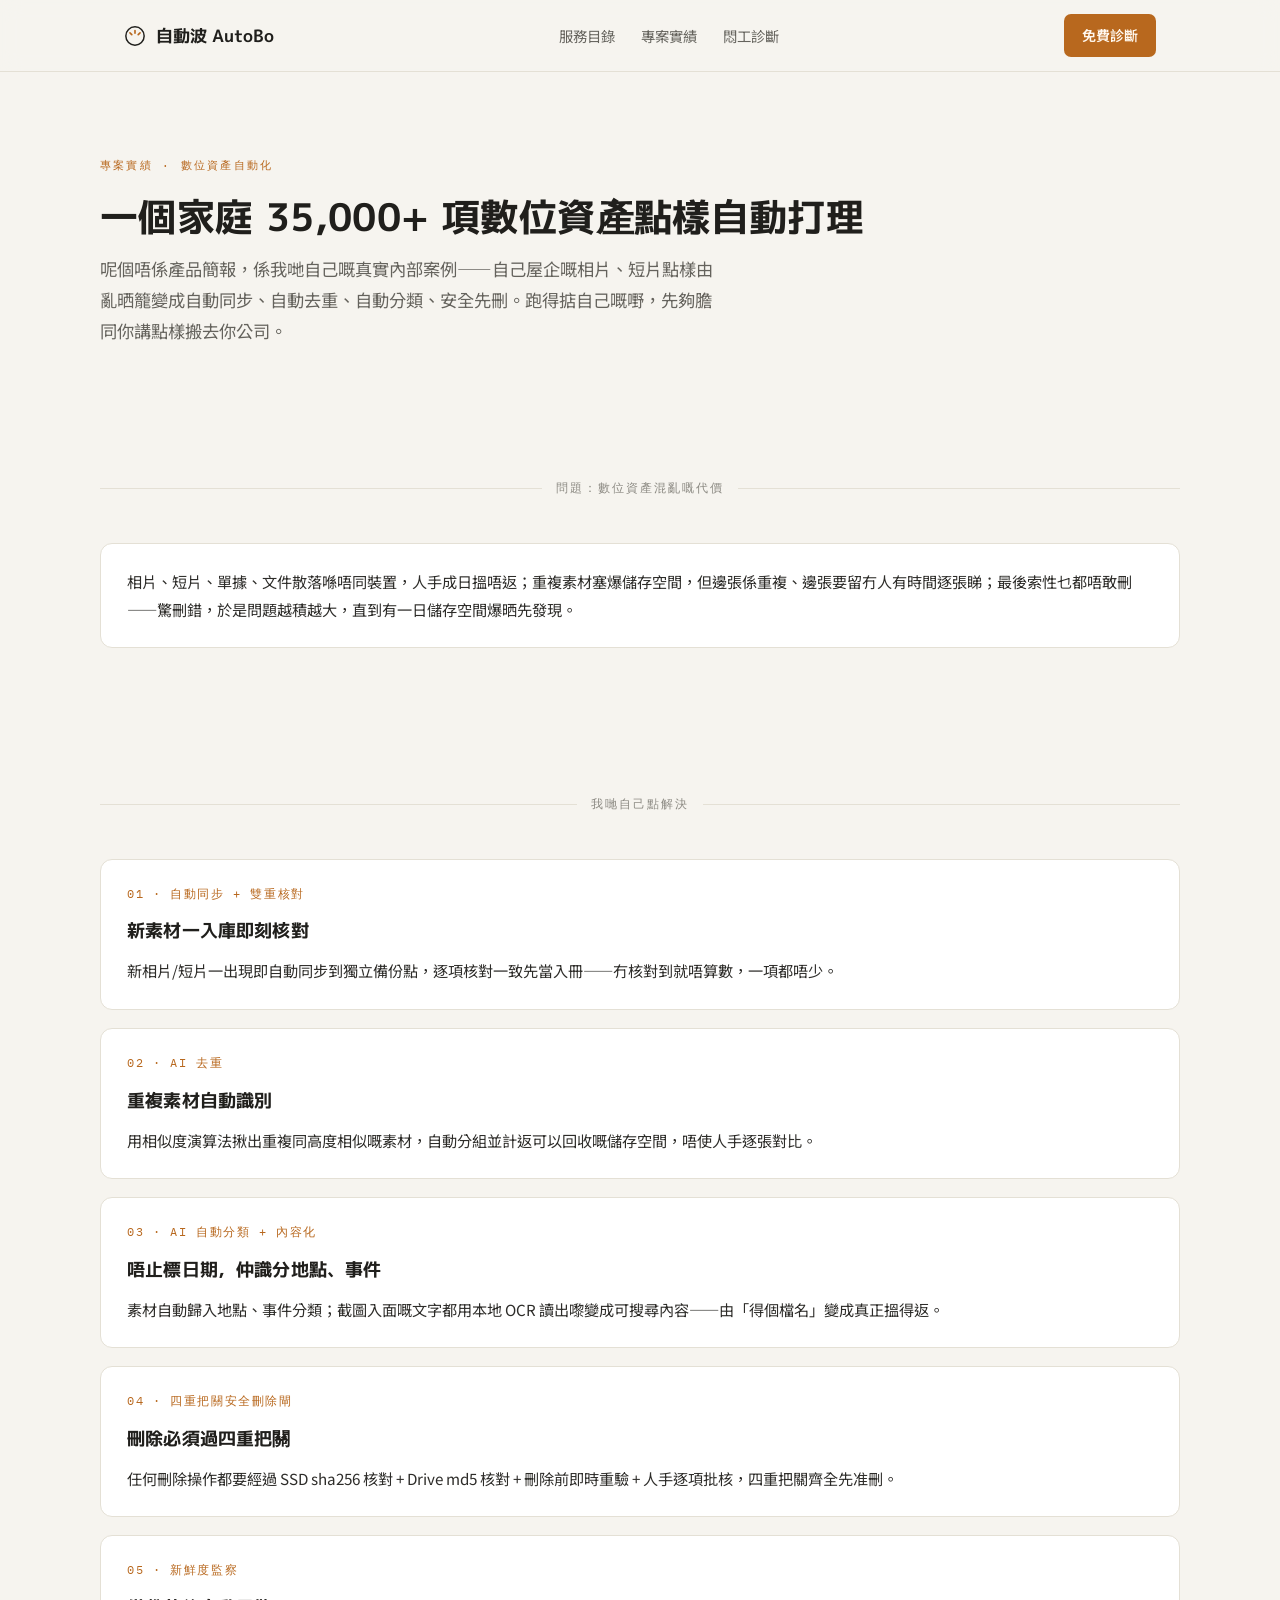
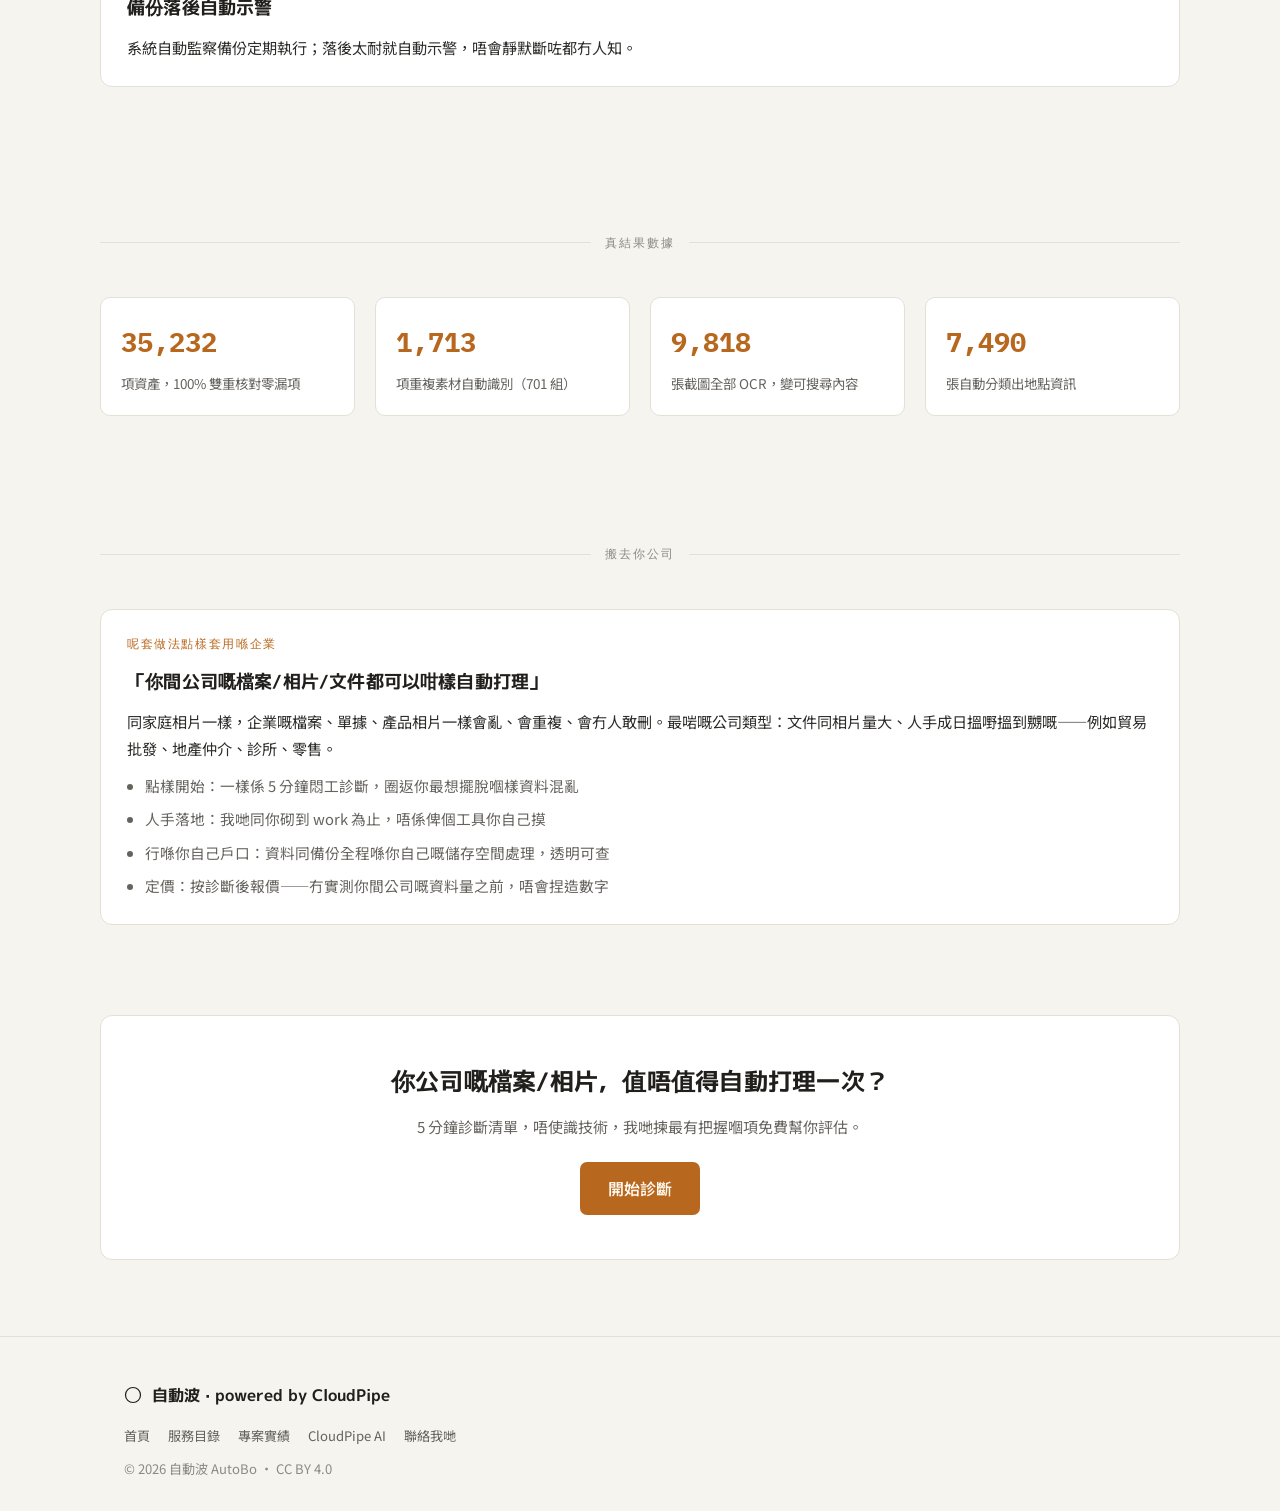
<file: projects/asset-vault.html>
<!DOCTYPE html>
<html lang="zh-Hant">
<head>
<meta charset="UTF-8">
<meta name="viewport" content="width=device-width, initial-scale=1.0">
<link rel="icon" type="image/svg+xml" href="/favicon.svg">
<title>數位資產自動化 — 真實案例 + 企業提案 | 自動波 AutoBo</title>
<meta name="description" content="35,232 項家庭數位資產嘅真實自動化案例：自動同步核對、AI 去重、自動分類、四重把關安全刪除閘。呢套做法可以搬去企業嘅檔案/相片/文件自動整理——定價按診斷後報價。">
<meta name="robots" content="index, follow, max-snippet:-1, max-image-preview:large">
<link rel="canonical" href="https://autobo-ai.vercel.app/projects/asset-vault.html">
<link rel="llms-txt" href="/llms.txt">

<!-- AEO: Open Graph -->
<meta property="og:title" content="數位資產自動化 — 真實案例 + 企業提案">
<meta property="og:description" content="35,232 項家庭數位資產 100% 雙重核對、1,713 項重複素材自動識別、9,818 張截圖變可搜尋內容。呢套做法可以搬去你公司。">
<meta property="og:type" content="article">
<meta property="og:url" content="https://autobo-ai.vercel.app/projects/asset-vault.html">
<meta property="og:locale" content="zh_TW">
<meta property="og:site_name" content="自動波 AutoBo">

<!-- AEO: Schema.org Article -->
<script type="application/ld+json">
{
  "@context": "https://schema.org",
  "@type": "Article",
  "@id": "https://autobo-ai.vercel.app/projects/asset-vault.html#article",
  "headline": "數位資產自動化 — 真實案例 + 企業提案",
  "url": "https://autobo-ai.vercel.app/projects/asset-vault.html",
  "description": "35,232 項家庭數位資產嘅自動化整理系統：自動同步核對、AI 去重、自動分類、四重把關安全刪除閘。呢套做法可以搬去企業嘅檔案/相片/文件自動整理服務提案。",
  "author": {"@type":"Organization","name":"自動波 AutoBo","url":"https://autobo-ai.vercel.app"},
  "publisher": {"@type":"Organization","name":"CloudPipe AI","url":"https://cloudpipe-landing.vercel.app"},
  "isPartOf": {"@type":"WebSite","name":"自動波 AutoBo","url":"https://autobo-ai.vercel.app"}
}
</script>
<script type="application/ld+json">
{
  "@context": "https://schema.org",
  "@type": "BreadcrumbList",
  "itemListElement": [
    {"@type":"ListItem","position":1,"name":"首頁","item":"https://autobo-ai.vercel.app/"},
    {"@type":"ListItem","position":2,"name":"專案實績","item":"https://autobo-ai.vercel.app/projects.html"},
    {"@type":"ListItem","position":3,"name":"數位資產自動化","item":"https://autobo-ai.vercel.app/projects/asset-vault.html"}
  ]
}
</script>

<link rel="preconnect" href="https://fonts.googleapis.com">
<link rel="preconnect" href="https://fonts.gstatic.com" crossorigin>
<link href="https://fonts.googleapis.com/css2?family=M+PLUS+1p:wght@700;800&family=Noto+Sans+TC:wght@300;400;500;600;700&family=IBM+Plex+Mono:wght@500;600&display=swap" rel="stylesheet">
<link rel="stylesheet" href="/style.css">
</head>
<body>

<nav class="top">
  <div class="wrap">
    <a href="/" class="brand">
      <svg class="dial" viewBox="0 0 24 24" fill="none"><circle cx="12" cy="12" r="10" stroke="currentColor" stroke-width="1.6"/><path d="M12 6v3M17.5 8.5l-2 2M6.5 8.5l2 2" stroke="var(--accent)" stroke-width="1.8" stroke-linecap="round"/></svg>
      自動波 AutoBo
    </a>
    <div class="links">
      <a href="/services.html">服務目錄</a>
      <a href="/projects.html">專案實績</a>
      <a href="/services.html#diagnostic">悶工診斷</a>
    </div>
    <a class="cta-btn" href="/services.html#diagnostic">免費診斷</a>
  </div>
</nav>

<header class="hero wrap" style="padding-bottom:10px">
  <span class="eyebrow tag rv">專案實績 · 數位資產自動化</span>
  <h1 class="rv" style="font-size:clamp(1.7rem,4.2vw,2.4rem)">一個家庭 35,000+ 項數位資產點樣自動打理</h1>
  <p class="lede rv">呢個唔係產品簡報，係我哋自己嘅真實內部案例——自己屋企嘅相片、短片點樣由亂晒籠變成自動同步、自動去重、自動分類、安全先刪。跑得掂自己嘅嘢，先夠膽同你講點樣搬去你公司。</p>
</header>

<section class="wrap tight">
  <div class="dial-divider rv"><span>問題：數位資產混亂嘅代價</span></div>
  <div class="biz-block rv">
    <p class="biz-body">相片、短片、單據、文件散落喺唔同裝置，人手成日搵唔返；重複素材塞爆儲存空間，但邊張係重複、邊張要留冇人有時間逐張睇；最後索性乜都唔敢刪——驚刪錯，於是問題越積越大，直到有一日儲存空間爆晒先發現。</p>
  </div>
</section>

<section class="wrap tight">
  <div class="dial-divider rv"><span>我哋自己點解決</span></div>

  <div class="biz-block rv">
    <span class="biz-label">01 · 自動同步 + 雙重核對</span>
    <h3>新素材一入庫即刻核對</h3>
    <p class="biz-body">新相片/短片一出現即自動同步到獨立備份點，逐項核對一致先當入冊——冇核對到就唔算數，一項都唔少。</p>
  </div>

  <div class="biz-block rv">
    <span class="biz-label">02 · AI 去重</span>
    <h3>重複素材自動識別</h3>
    <p class="biz-body">用相似度演算法揪出重複同高度相似嘅素材，自動分組並計返可以回收嘅儲存空間，唔使人手逐張對比。</p>
  </div>

  <div class="biz-block rv">
    <span class="biz-label">03 · AI 自動分類 + 內容化</span>
    <h3>唔止標日期，仲識分地點、事件</h3>
    <p class="biz-body">素材自動歸入地點、事件分類；截圖入面嘅文字都用本地 OCR 讀出嚟變成可搜尋內容——由「得個檔名」變成真正搵得返。</p>
  </div>

  <div class="biz-block rv">
    <span class="biz-label">04 · 四重把關安全刪除閘</span>
    <h3>刪除必須過四重把關</h3>
    <p class="biz-body">任何刪除操作都要經過 SSD sha256 核對 + Drive md5 核對 + 刪除前即時重驗 + 人手逐項批核，四重把關齊全先准刪。</p>
  </div>

  <div class="biz-block rv">
    <span class="biz-label">05 · 新鮮度監察</span>
    <h3>備份落後自動示警</h3>
    <p class="biz-body">系統自動監察備份定期執行；落後太耐就自動示警，唔會靜默斷咗都冇人知。</p>
  </div>
</section>

<section class="wrap tight">
  <div class="dial-divider rv"><span>真結果數據</span></div>
  <div class="grid cols-4 rv">
    <div class="stat"><div class="num">35,232</div><div class="label">項資產，100% 雙重核對零漏項</div></div>
    <div class="stat"><div class="num">1,713</div><div class="label">項重複素材自動識別（701 組）</div></div>
    <div class="stat"><div class="num">9,818</div><div class="label">張截圖全部 OCR，變可搜尋內容</div></div>
    <div class="stat"><div class="num">7,490</div><div class="label">張自動分類出地點資訊</div></div>
  </div>
</section>

<section class="wrap tight">
  <div class="dial-divider rv"><span>搬去你公司</span></div>

  <div class="biz-block rv">
    <span class="biz-label">呢套做法點樣套用喺企業</span>
    <h3>「你間公司嘅檔案/相片/文件都可以咁樣自動打理」</h3>
    <p class="biz-body">同家庭相片一樣，企業嘅檔案、單據、產品相片一樣會亂、會重複、會冇人敢刪。最啱嘅公司類型：文件同相片量大、人手成日搵嘢搵到嬲嘅——例如貿易批發、地產仲介、診所、零售。</p>
    <ul>
      <li>點樣開始：一樣係 5 分鐘悶工診斷，圈返你最想擺脫嗰樣資料混亂</li>
      <li>人手落地：我哋同你砌到 work 為止，唔係俾個工具你自己摸</li>
      <li>行喺你自己戶口：資料同備份全程喺你自己嘅儲存空間處理，透明可查</li>
      <li>定價：按診斷後報價——冇實測你間公司嘅資料量之前，唔會捏造數字</li>
    </ul>
  </div>
</section>

<section class="wrap tight">
  <div class="card rv" style="text-align:center;padding:44px 24px">
    <h2 style="font-size:1.5rem;margin-bottom:10px">你公司嘅檔案/相片，值唔值得自動打理一次？</h2>
    <p style="color:var(--muted);margin-bottom:22px">5 分鐘診斷清單，唔使識技術，我哋揀最有把握嗰項免費幫你評估。</p>
    <a class="cta-btn" href="/services.html#diagnostic" style="padding:12px 28px;font-size:1rem">開始診斷</a>
  </div>
</section>

<footer>
  <div class="wrap">
    <div class="fbrand">
      <svg class="dial" viewBox="0 0 24 24" fill="none"><circle cx="12" cy="12" r="10" stroke="currentColor" stroke-width="1.6"/></svg>
      自動波 · powered by CloudPipe
    </div>
    <div class="flinks">
      <a href="/">首頁</a>
      <a href="/services.html">服務目錄</a>
      <a href="/projects.html">專案實績</a>
      <a href="https://cloudpipe-landing.vercel.app">CloudPipe AI</a>
      <a href="mailto:inariglobal@gmail.com">聯絡我哋</a>
    </div>
    <p>© 2026 自動波 AutoBo · CC BY 4.0</p>
  </div>
</footer>

<!-- concierge widget 刻意唔喺深入閱讀頁出現，免騷擾閱讀 -->
<script src="https://cdnjs.cloudflare.com/ajax/libs/gsap/3.12.5/gsap.min.js"></script>
<script>
document.querySelectorAll('.rv').forEach(function(el){el.classList.add('in')});
if(typeof gsap !== 'undefined' && !matchMedia('(prefers-reduced-motion: reduce)').matches){
  gsap.utils.toArray('.biz-block, .stat').forEach(function(el,i){
    gsap.from(el,{opacity:0,y:16,duration:.5,delay:(i%5)*.06,ease:'power2.out'});
  });
}
</script>
</body>
</html>
</file>
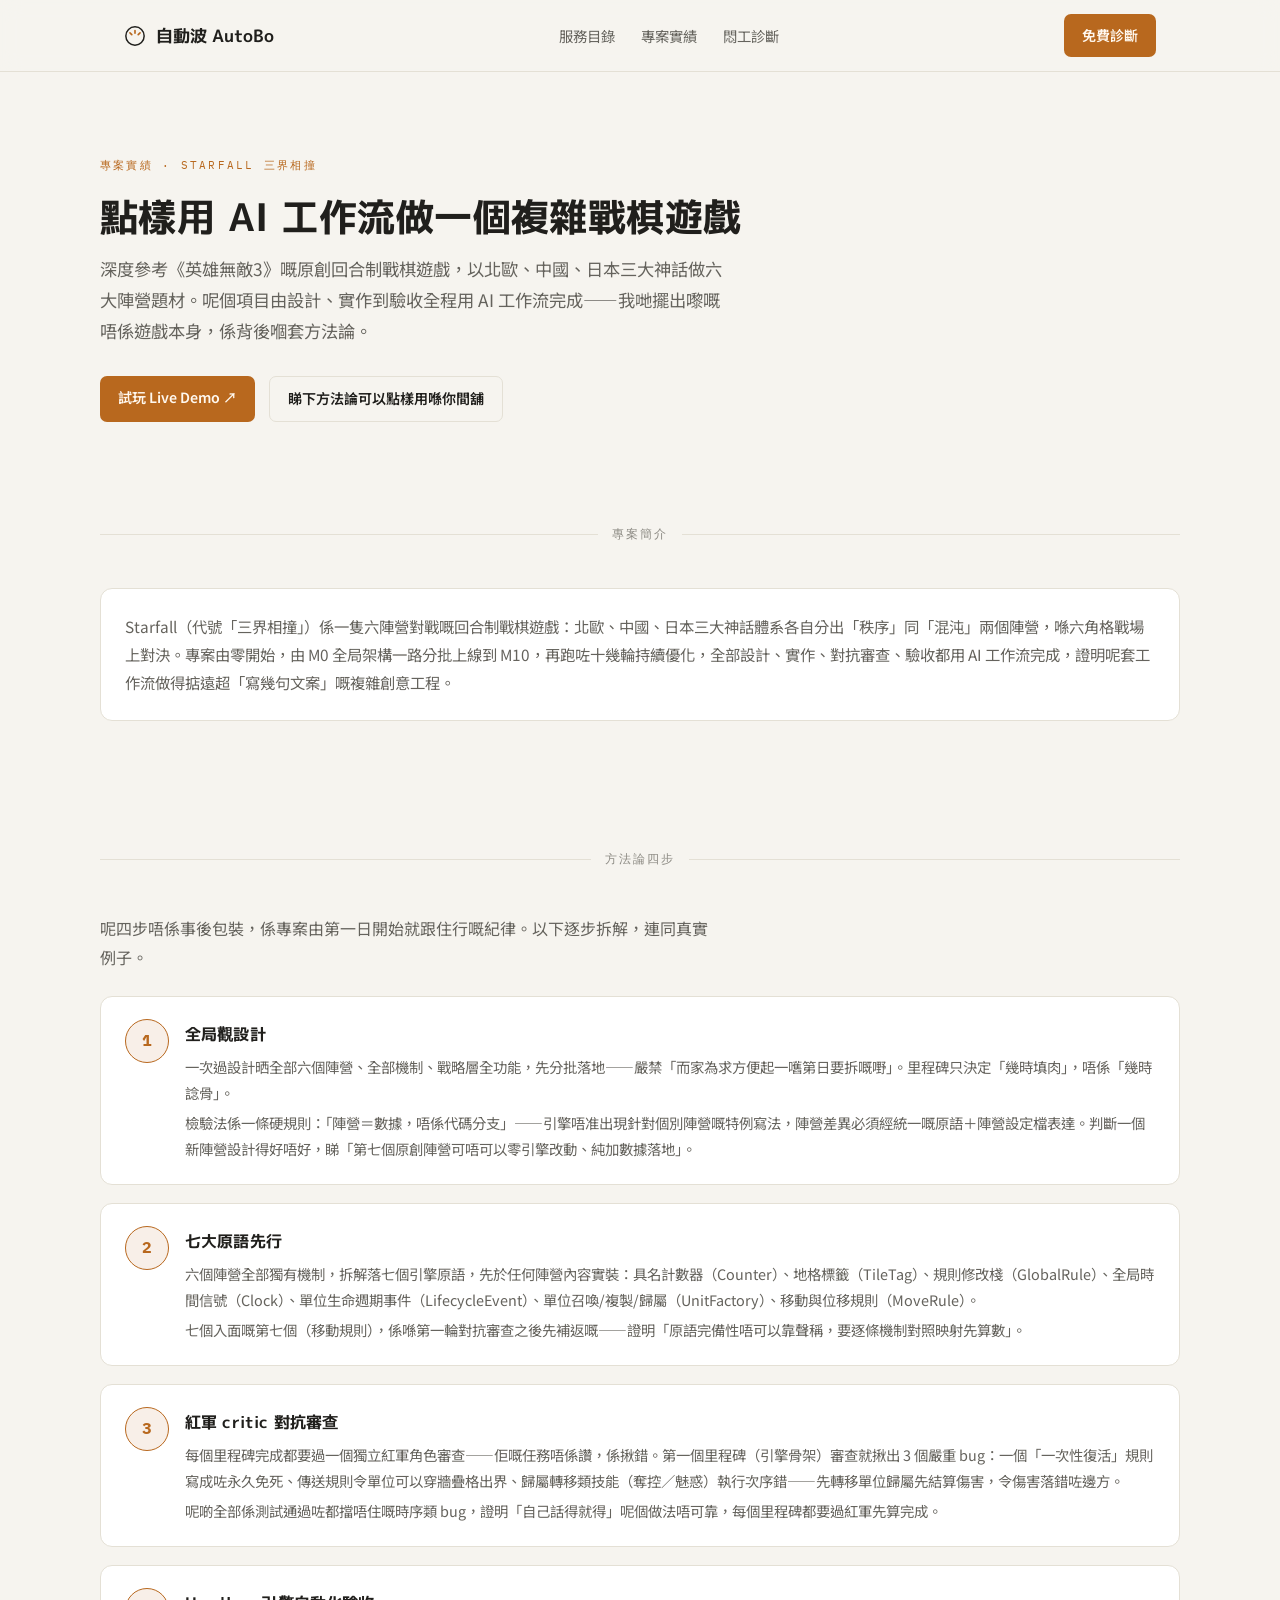
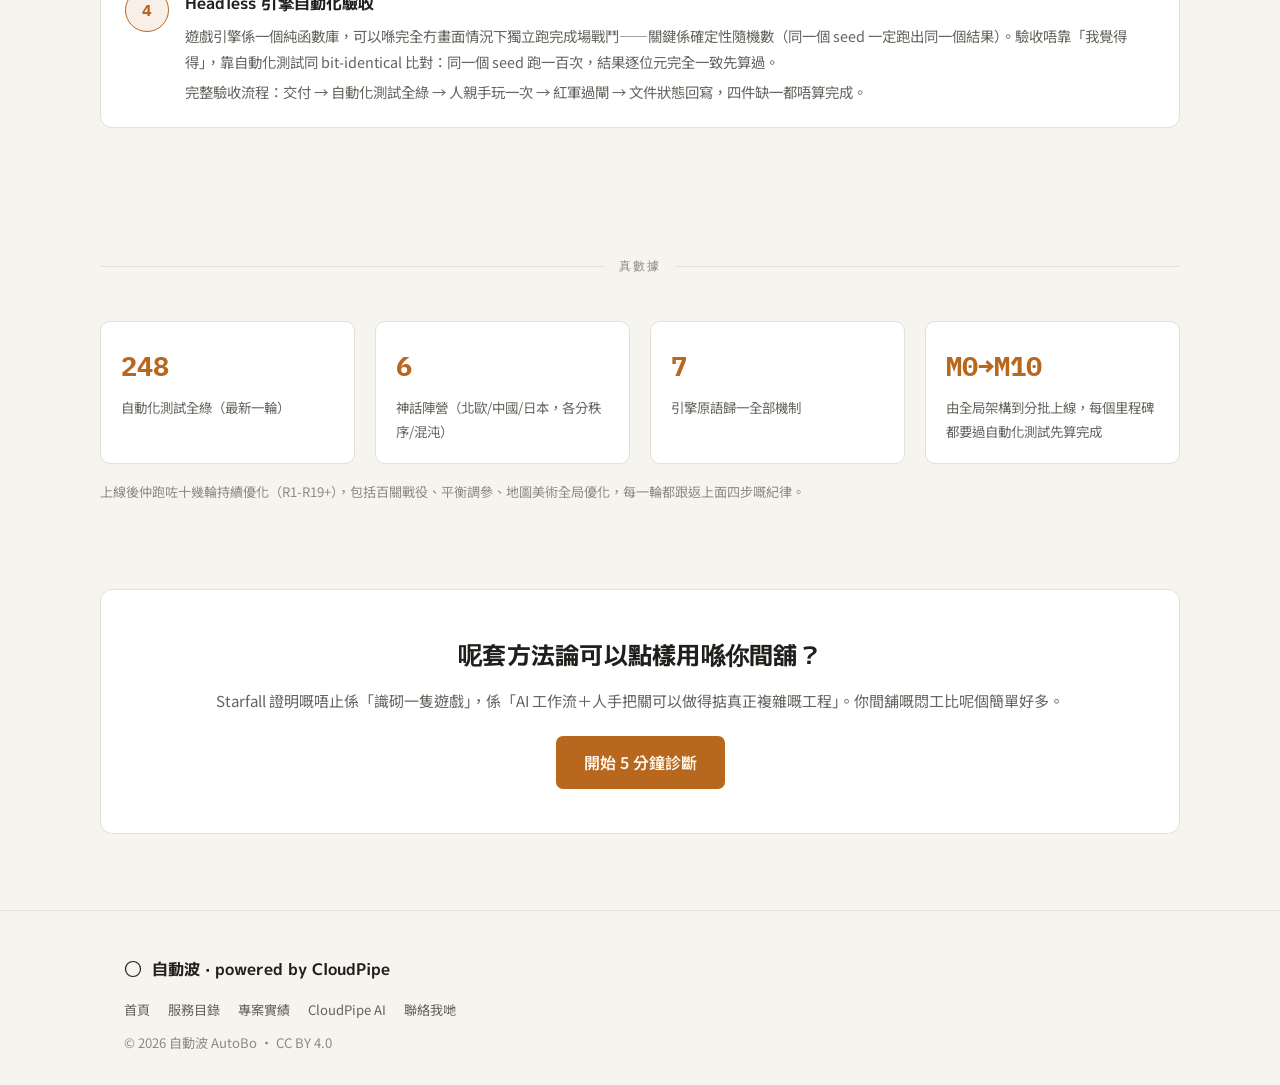
<file: projects/starfall.html>
<!DOCTYPE html>
<html lang="zh-Hant">
<head>
<meta charset="UTF-8">
<meta name="viewport" content="width=device-width, initial-scale=1.0">
<link rel="icon" type="image/svg+xml" href="/favicon.svg">
<title>Starfall 三界相撞 — AI 工作流做複雜遊戲工程 | 自動波 AutoBo</title>
<meta name="description" content="深度參考《英雄無敵3》嘅原創回合制戰棋遊戲，全程用 AI 工作流設計、實作、驗收：全局觀設計→七大原語先行→紅軍 critic 對抗審查→headless 引擎自動化驗收。248 條測試全綠，由 M0 全局架構到 M10 分批上線。">
<meta name="robots" content="index, follow, max-snippet:-1, max-image-preview:large">
<link rel="canonical" href="https://autobo-ai.vercel.app/projects/starfall.html">
<link rel="llms-txt" href="/llms.txt">

<!-- AEO: Open Graph -->
<meta property="og:title" content="Starfall 三界相撞 — AI 工作流做複雜遊戲工程">
<meta property="og:description" content="全局觀設計→七大原語先行→紅軍對抗審查→headless 自動化驗收。248 條測試全綠，一套可教學嘅 AI 工作流方法論。">
<meta property="og:type" content="article">
<meta property="og:url" content="https://autobo-ai.vercel.app/projects/starfall.html">
<meta property="og:locale" content="zh_TW">
<meta property="og:site_name" content="自動波 AutoBo">

<!-- AEO: Schema.org CreativeWork -->
<script type="application/ld+json">
{
  "@context": "https://schema.org",
  "@type": "CreativeWork",
  "@id": "https://autobo-ai.vercel.app/projects/starfall.html#work",
  "name": "Starfall 三界相撞",
  "url": "https://autobo-ai.vercel.app/projects/starfall.html",
  "description": "深度參考《英雄無敵3》嘅原創回合制戰棋遊戲，題材以北歐、中國、日本神話為六大陣營。全程用 AI 工作流設計、實作、驗收，示範 AI 工作流做複雜創意工程嘅方法論：全局觀設計、七大原語先行、紅軍 critic 對抗審查、headless 引擎自動化驗收。",
  "genre": "回合制戰棋遊戲",
  "creator": {"@type":"Organization","name":"自動波 AutoBo","url":"https://autobo-ai.vercel.app"},
  "publisher": {"@type":"Organization","name":"CloudPipe AI","url":"https://cloudpipe-landing.vercel.app"},
  "isPartOf": {"@type":"WebSite","name":"自動波 AutoBo","url":"https://autobo-ai.vercel.app"},
  "about": "AI 工作流方法論：全局觀設計、原語先行、紅軍對抗審查、自動化驗收"
}
</script>
<script type="application/ld+json">
{
  "@context": "https://schema.org",
  "@type": "BreadcrumbList",
  "itemListElement": [
    {"@type":"ListItem","position":1,"name":"首頁","item":"https://autobo-ai.vercel.app/"},
    {"@type":"ListItem","position":2,"name":"專案實績","item":"https://autobo-ai.vercel.app/projects.html"},
    {"@type":"ListItem","position":3,"name":"Starfall 三界相撞","item":"https://autobo-ai.vercel.app/projects/starfall.html"}
  ]
}
</script>

<link rel="preconnect" href="https://fonts.googleapis.com">
<link rel="preconnect" href="https://fonts.gstatic.com" crossorigin>
<link href="https://fonts.googleapis.com/css2?family=M+PLUS+1p:wght@700;800&family=Noto+Sans+TC:wght@300;400;500;600;700&family=IBM+Plex+Mono:wght@500;600&display=swap" rel="stylesheet">
<link rel="stylesheet" href="/style.css">
</head>
<body>

<nav class="top">
  <div class="wrap">
    <a href="/" class="brand">
      <svg class="dial" viewBox="0 0 24 24" fill="none"><circle cx="12" cy="12" r="10" stroke="currentColor" stroke-width="1.6"/><path d="M12 6v3M17.5 8.5l-2 2M6.5 8.5l2 2" stroke="var(--accent)" stroke-width="1.8" stroke-linecap="round"/></svg>
      自動波 AutoBo
    </a>
    <div class="links">
      <a href="/services.html">服務目錄</a>
      <a href="/projects.html">專案實績</a>
      <a href="/services.html#diagnostic">悶工診斷</a>
    </div>
    <a class="cta-btn" href="/services.html#diagnostic">免費診斷</a>
  </div>
</nav>

<header class="hero wrap" style="padding-bottom:10px">
  <span class="eyebrow tag rv">專案實績 · Starfall 三界相撞</span>
  <h1 class="rv" style="font-size:clamp(1.7rem,4.2vw,2.4rem)">點樣用 AI 工作流做一個複雜戰棋遊戲</h1>
  <p class="lede rv">深度參考《英雄無敵3》嘅原創回合制戰棋遊戲，以北歐、中國、日本三大神話做六大陣營題材。呢個項目由設計、實作到驗收全程用 AI 工作流完成——我哋擺出嚟嘅唔係遊戲本身，係背後嗰套方法論。</p>
  <div class="ctas rv">
    <a class="cta-btn" href="https://playstarfall.vercel.app" target="_blank" rel="noopener">試玩 Live Demo ↗</a>
    <a class="cta-ghost" href="/services.html#diagnostic">睇下方法論可以點樣用喺你間舖</a>
  </div>
</header>

<section class="wrap tight">
  <div class="dial-divider rv"><span>專案簡介</span></div>
  <div class="card rv">
    <p style="color:var(--muted);font-size:.96rem;margin:0">Starfall（代號「三界相撞」）係一隻六陣營對戰嘅回合制戰棋遊戲：北歐、中國、日本三大神話體系各自分出「秩序」同「混沌」兩個陣營，喺六角格戰場上對決。專案由零開始，由 M0 全局架構一路分批上線到 M10，再跑咗十幾輪持續優化，全部設計、實作、對抗審查、驗收都用 AI 工作流完成，證明呢套工作流做得掂遠超「寫幾句文案」嘅複雜創意工程。</p>
  </div>
</section>

<section class="wrap tight">
  <div class="dial-divider rv"><span>方法論四步</span></div>
  <p class="rv" style="color:var(--muted);max-width:38em;margin:0 0 6px">呢四步唔係事後包裝，係專案由第一日開始就跟住行嘅紀律。以下逐步拆解，連同真實例子。</p>

  <div class="step-list rv">
    <div class="step-card">
      <div class="step-num">1</div>
      <div>
        <h3>全局觀設計</h3>
        <p>一次過設計晒全部六個陣營、全部機制、戰略層全功能，先分批落地——嚴禁「而家為求方便起一嚿第日要拆嘅嘢」。里程碑只決定「幾時填肉」，唔係「幾時諗骨」。</p>
        <p>檢驗法係一條硬規則：「陣營＝數據，唔係代碼分支」——引擎唔准出現針對個別陣營嘅特例寫法，陣營差異必須經統一嘅原語＋陣營設定檔表達。判斷一個新陣營設計得好唔好，睇「第七個原創陣營可唔可以零引擎改動、純加數據落地」。</p>
      </div>
    </div>

    <div class="step-card">
      <div class="step-num">2</div>
      <div>
        <h3>七大原語先行</h3>
        <p>六個陣營全部獨有機制，拆解落七個引擎原語，先於任何陣營內容實裝：具名計數器（Counter）、地格標籤（TileTag）、規則修改棧（GlobalRule）、全局時間信號（Clock）、單位生命週期事件（LifecycleEvent）、單位召喚/複製/歸屬（UnitFactory）、移動與位移規則（MoveRule）。</p>
        <p>七個入面嘅第七個（移動規則），係喺第一輪對抗審查之後先補返嘅——證明「原語完備性唔可以靠聲稱，要逐條機制對照映射先算數」。</p>
      </div>
    </div>

    <div class="step-card">
      <div class="step-num">3</div>
      <div>
        <h3>紅軍 critic 對抗審查</h3>
        <p>每個里程碑完成都要過一個獨立紅軍角色審查——佢嘅任務唔係讚，係揪錯。第一個里程碑（引擎骨架）審查就揪出 3 個嚴重 bug：一個「一次性復活」規則寫成咗永久免死、傳送規則令單位可以穿牆疊格出界、歸屬轉移類技能（奪控／魅惑）執行次序錯——先轉移單位歸屬先結算傷害，令傷害落錯咗邊方。</p>
        <p>呢啲全部係測試通過咗都擋唔住嘅時序類 bug，證明「自己話得就得」呢個做法唔可靠，每個里程碑都要過紅軍先算完成。</p>
      </div>
    </div>

    <div class="step-card">
      <div class="step-num">4</div>
      <div>
        <h3>Headless 引擎自動化驗收</h3>
        <p>遊戲引擎係一個純函數庫，可以喺完全冇畫面情況下獨立跑完成場戰鬥——關鍵係確定性隨機數（同一個 seed 一定跑出同一個結果）。驗收唔靠「我覺得得」，靠自動化測試同 bit-identical 比對：同一個 seed 跑一百次，結果逐位元完全一致先算過。</p>
        <p>完整驗收流程：交付 → 自動化測試全綠 → 人親手玩一次 → 紅軍過閘 → 文件狀態回寫，四件缺一都唔算完成。</p>
      </div>
    </div>
  </div>
</section>

<section class="wrap tight">
  <div class="dial-divider rv"><span>真數據</span></div>
  <div class="grid cols-4 rv">
    <div class="stat"><div class="num">248</div><div class="label">自動化測試全綠（最新一輪）</div></div>
    <div class="stat"><div class="num">6</div><div class="label">神話陣營（北歐/中國/日本，各分秩序/混沌）</div></div>
    <div class="stat"><div class="num">7</div><div class="label">引擎原語歸一全部機制</div></div>
    <div class="stat"><div class="num">M0→M10</div><div class="label">由全局架構到分批上線，每個里程碑都要過自動化測試先算完成</div></div>
  </div>
  <p style="color:var(--muted-2);font-size:.82rem;margin-top:16px">上線後仲跑咗十幾輪持續優化（R1-R19+），包括百關戰役、平衡調參、地圖美術全局優化，每一輪都跟返上面四步嘅紀律。</p>
</section>

<section class="wrap tight">
  <div class="card rv" style="text-align:center;padding:44px 24px">
    <h2 style="font-size:1.5rem;margin-bottom:10px">呢套方法論可以點樣用喺你間舖？</h2>
    <p style="color:var(--muted);margin-bottom:22px">Starfall 證明嘅唔止係「識砌一隻遊戲」，係「AI 工作流＋人手把關可以做得掂真正複雜嘅工程」。你間舖嘅悶工比呢個簡單好多。</p>
    <a class="cta-btn" href="/services.html#diagnostic" style="padding:12px 28px;font-size:1rem">開始 5 分鐘診斷</a>
  </div>
</section>

<footer>
  <div class="wrap">
    <div class="fbrand">
      <svg class="dial" viewBox="0 0 24 24" fill="none"><circle cx="12" cy="12" r="10" stroke="currentColor" stroke-width="1.6"/></svg>
      自動波 · powered by CloudPipe
    </div>
    <div class="flinks">
      <a href="/">首頁</a>
      <a href="/services.html">服務目錄</a>
      <a href="/projects.html">專案實績</a>
      <a href="https://cloudpipe-landing.vercel.app">CloudPipe AI</a>
      <a href="mailto:inariglobal@gmail.com">聯絡我哋</a>
    </div>
    <p>© 2026 自動波 AutoBo · CC BY 4.0</p>
  </div>
</footer>

<!-- concierge widget 刻意唔喺深入閱讀頁出現，免騷擾閱讀 -->
<script src="https://cdnjs.cloudflare.com/ajax/libs/gsap/3.12.5/gsap.min.js"></script>
<script>
document.querySelectorAll('.rv').forEach(function(el){el.classList.add('in')});
if(typeof gsap !== 'undefined' && !matchMedia('(prefers-reduced-motion: reduce)').matches){
  gsap.utils.toArray('.step-card, .stat').forEach(function(el,i){
    gsap.from(el,{opacity:0,y:16,duration:.5,delay:(i%5)*.06,ease:'power2.out'});
  });
}
</script>
</body>
</html>
</file>
<file: style.css>
/* 自動波 AutoBo — 共用樣式
   設計語言：工作坊儀表板 — 波檔（P-R-N-D）作克制嘅機械意象，
   唔做全頁 skeuomorphic，齒輪只喺 hero/footer 出現。
*/
:root{
  --bg:#1A1B1E; --panel:#232427; --panel-2:#292A2E;
  --ink:#EDEEEA; --muted:#9B9C9C; --muted-2:#6E6F72;
  --accent:#D68A3C; --accent-ink:#2A1B0C; --accent-soft:rgba(214,138,60,.14);
  --line:#35363A; --go:#5FA776; --rail:#3D3E42;
  --display:"M PLUS 1p",-apple-system,"PingFang TC","Microsoft JhengHei",sans-serif;
  --body:"Noto Sans TC","PingFang TC","Microsoft JhengHei",system-ui,sans-serif;
  --mono:"IBM Plex Mono","SF Mono",ui-monospace,Menlo,monospace;
  --maxw:1080px;
}
@media (prefers-color-scheme: light){
  :root{
    --bg:#F6F4EF; --panel:#FFFFFF; --panel-2:#FBF9F5;
    --ink:#201F1C; --muted:#65635D; --muted-2:#8C8A83;
    --accent:#B8681E; --accent-ink:#FFF8EF; --accent-soft:rgba(184,104,30,.10);
    --line:#E4E0D5; --go:#3F8A5E; --rail:#D9D4C6;
  }
}
:root[data-theme="dark"]{
  --bg:#1A1B1E; --panel:#232427; --panel-2:#292A2E;
  --ink:#EDEEEA; --muted:#9B9C9C; --muted-2:#6E6F72;
  --accent:#D68A3C; --accent-ink:#2A1B0C; --accent-soft:rgba(214,138,60,.14);
  --line:#35363A; --go:#5FA776; --rail:#3D3E42;
}
:root[data-theme="light"]{
  --bg:#F6F4EF; --panel:#FFFFFF; --panel-2:#FBF9F5;
  --ink:#201F1C; --muted:#65635D; --muted-2:#8C8A83;
  --accent:#B8681E; --accent-ink:#FFF8EF; --accent-soft:rgba(184,104,30,.10);
  --line:#E4E0D5; --go:#3F8A5E; --rail:#D9D4C6;
}

*{box-sizing:border-box}
html{scroll-behavior:smooth}
body{
  margin:0; background:var(--bg); color:var(--ink);
  font-family:var(--body); line-height:1.8; -webkit-font-smoothing:antialiased;
  overflow-x:hidden;
}
@media (prefers-reduced-motion:reduce){*,*::before,*::after{animation-duration:.01ms!important;transition-duration:.01ms!important;scroll-behavior:auto!important}}

h1,h2,h3{font-family:var(--display);text-wrap:balance;letter-spacing:.01em;margin:0}
a{color:inherit}
img{max-width:100%;display:block}
.wrap{max-width:var(--maxw);margin:0 auto;padding:0 24px}
.eyebrow{
  font-family:var(--mono);font-size:.7rem;letter-spacing:.2em;text-transform:uppercase;
  color:var(--accent);
}

/* nav */
nav.top{
  position:sticky;top:0;z-index:40;backdrop-filter:blur(10px);
  background:color-mix(in srgb, var(--bg) 82%, transparent);
  border-bottom:1px solid var(--line);
}
nav.top .wrap{display:flex;align-items:center;justify-content:space-between;padding:14px 24px}
.brand{display:flex;align-items:center;gap:10px;font-family:var(--display);font-weight:700;font-size:1.05rem;text-decoration:none;color:var(--ink)}
.brand .dial{width:22px;height:22px;flex:none}
nav.top .links{display:flex;gap:26px;font-size:.9rem}
nav.top .links a{text-decoration:none;color:var(--muted)}
nav.top .links a:hover{color:var(--ink)}
.cta-btn{
  font-family:var(--body);font-weight:600;font-size:.88rem;
  background:var(--accent);color:var(--accent-ink);border:none;border-radius:7px;
  padding:9px 18px;text-decoration:none;display:inline-block;transition:filter .2s;
}
.cta-btn:hover{filter:brightness(1.08)}
.cta-ghost{
  font-family:var(--body);font-weight:600;font-size:.88rem;
  background:transparent;color:var(--ink);border:1px solid var(--line);border-radius:7px;
  padding:9px 18px;text-decoration:none;display:inline-block;
}

/* hero */
.hero{padding:76px 0 40px;position:relative}
.hero .tag{color:var(--accent)}
.hero h1{font-size:clamp(2rem,5.4vw,3.3rem);line-height:1.28;margin:.4em 0 .3em}
.hero p.lede{font-size:1.08rem;color:var(--muted);max-width:36em;margin:0 0 30px}
.hero .ctas{display:flex;gap:14px;flex-wrap:wrap}

/* dial-divider: subtle gear-shift motif, used once */
.dial-divider{display:flex;align-items:center;gap:14px;margin:56px 0 44px;color:var(--muted-2)}
.dial-divider::before,.dial-divider::after{content:"";flex:1;height:1px;background:var(--line)}
.dial-divider span{font-family:var(--mono);font-size:.72rem;letter-spacing:.18em;text-transform:uppercase;white-space:nowrap}

/* gear ladder (shared component) */
.ladder{position:relative;display:flex;flex-direction:column;gap:22px;margin-top:8px}
.ladder .rail{
  position:absolute;left:27px;top:10px;bottom:10px;width:4px;background:var(--rail);
  border-radius:2px;overflow:hidden;
}
.ladder .rail .fill{
  position:absolute;left:0;top:0;width:100%;height:0%;background:var(--accent);
  transition:height .1s linear;
}
.gtier{display:grid;grid-template-columns:56px 1fr;gap:16px;align-items:start;position:relative}
.ggear{
  position:relative;z-index:1;width:56px;height:56px;border-radius:50%;
  background:var(--panel);border:2px solid var(--line);
  display:flex;align-items:center;justify-content:center;
  font-family:var(--mono);font-weight:700;font-size:1.1rem;color:var(--muted);
  box-shadow:0 0 0 6px var(--bg);transition:border-color .3s,color .3s;
}
.ggear.active{border-color:var(--accent);color:var(--accent)}
.gcard{
  background:var(--panel);border:1px solid var(--line);border-radius:10px;padding:20px 24px;
}
.gcard .ghead{display:flex;flex-wrap:wrap;gap:8px 14px;align-items:baseline;margin-bottom:6px}
.gcard h3{font-size:1.05rem}
.gpill{
  font-family:var(--mono);font-size:.68rem;letter-spacing:.05em;
  background:var(--panel-2);border:1px solid var(--line);border-radius:999px;padding:2px 11px;color:var(--muted);
}
.gpill.now{background:var(--accent-soft);border-color:var(--accent);color:var(--accent);font-weight:700}
.gcard p{margin:.4em 0 0;font-size:.94rem;color:var(--muted)}

section{padding:56px 0}
section.tight{padding:36px 0}
.grid{display:grid;gap:20px}
.grid.cols-4{grid-template-columns:repeat(auto-fit,minmax(220px,1fr))}
.grid.cols-2{grid-template-columns:repeat(auto-fit,minmax(300px,1fr))}
.stat{
  background:var(--panel);border:1px solid var(--line);border-radius:10px;padding:20px;
}
.stat .num{font-family:var(--mono);font-size:1.7rem;font-weight:700;color:var(--accent);font-variant-numeric:tabular-nums}
.stat .label{font-size:.84rem;color:var(--muted);margin-top:4px}

.card{background:var(--panel);border:1px solid var(--line);border-radius:12px;padding:24px}
.card h3{font-size:1.05rem;margin-bottom:8px}
.card p{color:var(--muted);font-size:.94rem;margin:0}

footer{border-top:1px solid var(--line);padding:44px 0 30px;margin-top:40px}
footer .fbrand{display:flex;align-items:center;gap:10px;font-family:var(--display);font-weight:700}
footer .fbrand .dial{width:18px;height:18px}
footer p{color:var(--muted-2);font-size:.82rem;margin:10px 0 0}
footer .flinks{display:flex;gap:18px;flex-wrap:wrap;margin-top:14px;font-size:.82rem}
footer .flinks a{color:var(--muted);text-decoration:none}
footer .flinks a:hover{color:var(--ink)}

/* GSAP owns the tween via inline styles when present; CSS transition removed
   to avoid fighting GSAP's RAF-driven interpolation (caused stuck-invisible bug). */
.rv{opacity:0;transform:translateY(16px)}
.rv.in{opacity:1;transform:none}

@media (max-width:640px){
  nav.top .links{display:none}
  .gtier{grid-template-columns:40px 1fr}
  .ggear{width:40px;height:40px;font-size:.85rem}
  .ladder .rail{left:19px}
}

/* concierge chat widget (Messenger-style intro; demos the product itself) */
.cc-launch{
  position:fixed;right:20px;bottom:20px;z-index:60;
  width:56px;height:56px;border-radius:50%;border:none;cursor:pointer;
  background:var(--accent);color:var(--accent-ink);
  display:flex;align-items:center;justify-content:center;
  box-shadow:0 6px 20px rgba(0,0,0,.28);transition:transform .2s,filter .2s;
}
.cc-launch:hover{filter:brightness(1.08);transform:translateY(-2px)}
.cc-launch svg{width:26px;height:26px}
.cc-launch .cc-dot{position:absolute;top:8px;right:8px;width:11px;height:11px;border-radius:50%;background:var(--go);border:2px solid var(--accent)}
.cc-launch[hidden]{display:none}

.cc-panel{
  position:fixed;right:20px;bottom:20px;z-index:61;width:min(340px,calc(100vw - 40px));
  background:var(--panel);border:1px solid var(--line);border-radius:16px;overflow:hidden;
  box-shadow:0 16px 44px rgba(0,0,0,.34);
  display:flex;flex-direction:column;max-height:min(560px,calc(100vh - 40px));
  transform-origin:bottom right;animation:cc-pop .28s ease;
}
@keyframes cc-pop{from{opacity:0;transform:translateY(12px) scale(.96)}to{opacity:1;transform:none}}
.cc-panel[hidden]{display:none}
.cc-head{display:flex;align-items:center;gap:10px;padding:13px 14px;border-bottom:1px solid var(--line);background:var(--panel-2)}
.cc-ava{width:38px;height:38px;border-radius:50%;background:var(--accent-soft);border:1px solid var(--accent);display:flex;align-items:center;justify-content:center;color:var(--accent);flex:none}
.cc-ava svg{width:20px;height:20px}
.cc-id{flex:1;min-width:0}
.cc-name{font-family:var(--display);font-weight:700;font-size:.95rem;display:flex;align-items:center;gap:7px}
.cc-name::after{content:"";width:8px;height:8px;border-radius:50%;background:var(--go);animation:cc-live 2s infinite}
@keyframes cc-live{0%{box-shadow:0 0 0 0 color-mix(in srgb,var(--go) 55%,transparent)}70%{box-shadow:0 0 0 7px transparent}100%{box-shadow:0 0 0 0 transparent}}
.cc-status{font-size:.72rem;color:var(--muted)}
.cc-x{background:none;border:none;color:var(--muted);cursor:pointer;font-size:1.05rem;line-height:1;padding:6px;border-radius:6px}
.cc-x:hover{color:var(--ink);background:var(--panel)}
.cc-body{padding:16px 14px;overflow-y:auto;display:flex;flex-direction:column;gap:10px;flex:1}
.cc-msg{max-width:84%;padding:9px 13px;border-radius:14px;font-size:.9rem;line-height:1.6}
.cc-bot{align-self:flex-start;background:var(--panel-2);border:1px solid var(--line);border-bottom-left-radius:4px}
.cc-user{align-self:flex-end;background:var(--accent);color:var(--accent-ink);border-bottom-right-radius:4px}
.cc-chips{display:flex;flex-wrap:wrap;gap:8px;padding:2px 14px 12px}
.cc-chip{font-family:var(--body);font-size:.82rem;background:var(--panel-2);color:var(--ink);border:1px solid var(--line);border-radius:999px;padding:6px 13px;cursor:pointer;transition:border-color .2s,color .2s}
.cc-chip:hover{border-color:var(--accent);color:var(--accent)}
.cc-foot{padding:12px 14px;border-top:1px solid var(--line);background:var(--panel-2)}
.cc-foot .cta-btn{display:block;width:100%;text-align:center}
@media (max-width:640px){
  .cc-launch{right:16px;bottom:16px}
  .cc-panel{right:16px;bottom:16px}
}

/* ===== 專案實績 (projects) — shared components, appended 2026-07-19 ===== */
.proj-grid{display:grid;grid-template-columns:repeat(auto-fit,minmax(320px,1fr));gap:22px;margin-top:26px}
.proj-card{background:var(--panel);border:1px solid var(--line);border-radius:12px;padding:26px 26px 22px;display:flex;flex-direction:column;gap:12px}
.proj-card .ptag{display:inline-block;background:var(--accent-soft);color:var(--accent);border:1px solid var(--accent);border-radius:999px;padding:3px 12px;font-family:var(--mono);font-size:.68rem;letter-spacing:.04em;width:fit-content}
.proj-card h3{font-size:1.15rem;margin:0}
.proj-card .pchallenge{color:var(--muted);font-size:.92rem;margin:0}
.proj-card ul.papproach{margin:4px 0 0;padding-left:1.1em;font-size:.88rem;color:var(--ink);opacity:.92;display:flex;flex-direction:column;gap:6px}
.proj-card .presult{font-family:var(--mono);font-size:.78rem;color:var(--muted-2);border-top:1px solid var(--line);padding-top:12px;margin-top:auto;line-height:1.6}
.proj-card .plink{margin-top:6px}

.step-list{display:flex;flex-direction:column;gap:18px;margin-top:24px}
.step-card{background:var(--panel);border:1px solid var(--line);border-radius:12px;padding:22px 24px;display:grid;grid-template-columns:44px 1fr;gap:16px;align-items:start}
.step-num{width:44px;height:44px;border-radius:50%;background:var(--accent-soft);border:1px solid var(--accent);color:var(--accent);display:flex;align-items:center;justify-content:center;font-family:var(--mono);font-weight:700}
.step-card h3{font-size:1.02rem;margin:0 0 6px}
.step-card p{color:var(--muted);font-size:.9rem;margin:0 0 4px}
.step-card p:last-child{margin-bottom:0}

.biz-block{background:var(--panel);border:1px solid var(--line);border-radius:12px;padding:24px 26px;margin-bottom:18px}
.biz-block .biz-label{font-family:var(--mono);font-size:.72rem;letter-spacing:.14em;text-transform:uppercase;color:var(--accent);display:block;margin-bottom:10px}
.biz-block h3{font-size:1.15rem;margin:0 0 10px}
.biz-block .biz-body{font-size:.95rem;color:var(--ink);opacity:.94;margin:0}
.biz-block ul{margin:10px 0 0;padding-left:1.2em;display:flex;flex-direction:column;gap:7px;font-size:.92rem;color:var(--muted)}

@media (max-width:640px){
  .step-card{grid-template-columns:36px 1fr}
  .step-num{width:36px;height:36px;font-size:.85rem}
}
</file>
